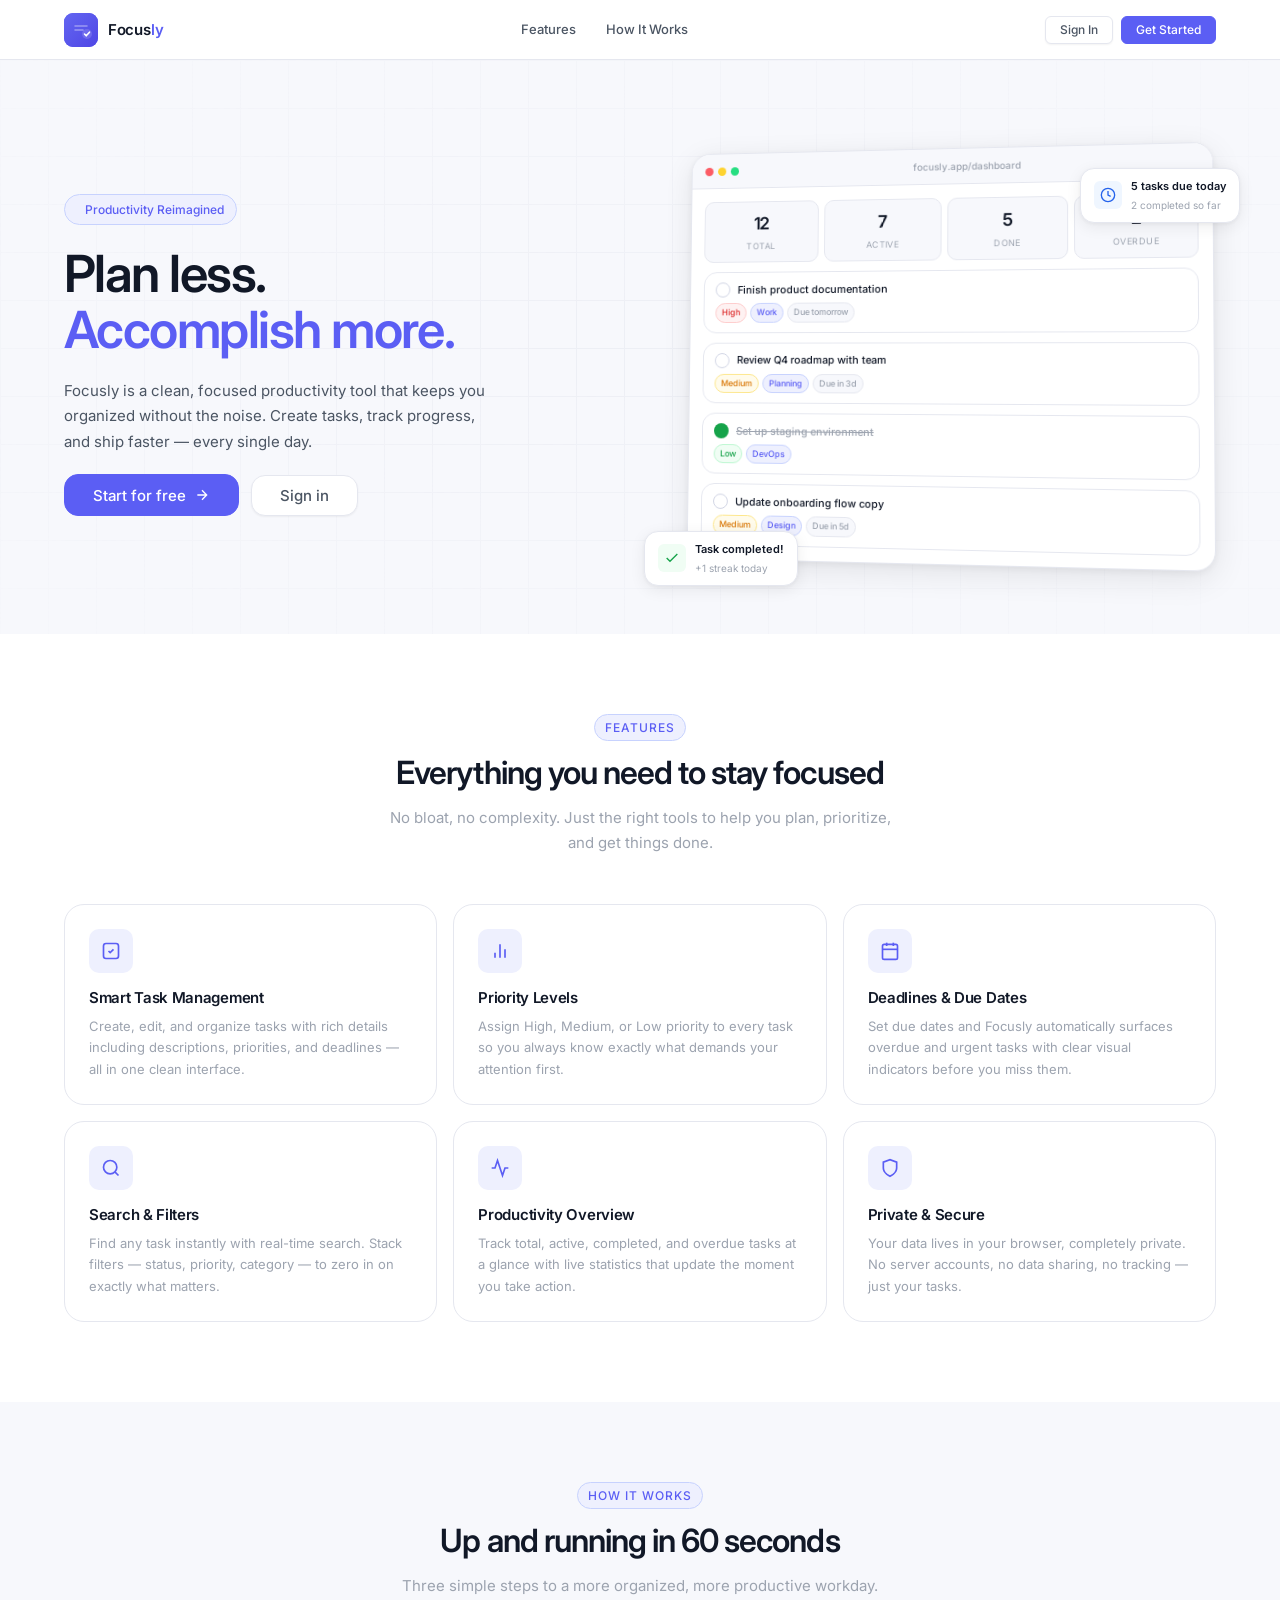
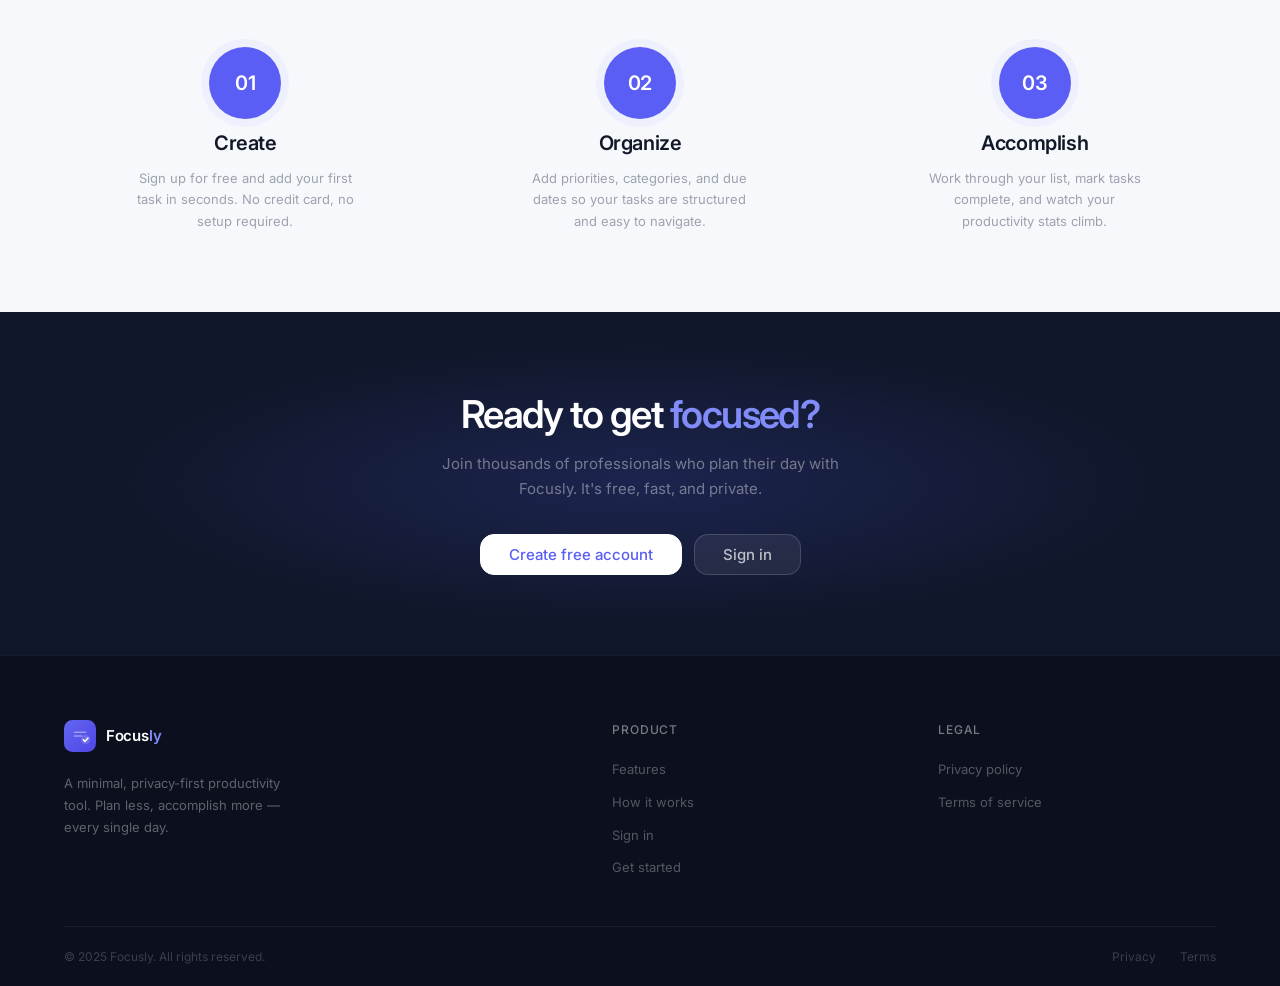
<file: TODO_APP_FOR_REFERENCE/FRONTEND/index.html>
<!DOCTYPE html>
<html lang="en">
<head>
  <meta charset="UTF-8" />
  <meta name="viewport" content="width=device-width, initial-scale=1.0" />
  <title>Focusly — Plan Less. Accomplish More.</title>
  <link rel="preconnect" href="https://fonts.googleapis.com" />
  <link rel="preconnect" href="https://fonts.gstatic.com" crossorigin />
  <link href="https://fonts.googleapis.com/css2?family=Inter:wght@400;500;600;700;800&display=swap" rel="stylesheet" />
  <link rel="stylesheet" href="css/style.css" />
  <link rel="stylesheet" href="css/landing.css" />
</head>
<body>

  <!-- Navigation -->
  <nav class="landing-nav" role="navigation" aria-label="Main navigation">
    <div class="container nav-inner">
      <a href="index.html" class="nav-logo" aria-label="Focusly Home">
        <!-- Logo Mark: layered checkmark inside a rounded square -->
        <div class="nav-logo-mark" aria-hidden="true">
          <svg width="34" height="34" viewBox="0 0 34 34" fill="none" xmlns="http://www.w3.org/2000/svg">
            <rect width="34" height="34" rx="9" fill="#5b5ef4"/>
            <rect width="34" height="34" rx="9" fill="url(#lgrd)"/>
            <!-- Task lines -->
            <line x1="11" y1="13" x2="23" y2="13" stroke="rgba(255,255,255,.4)" stroke-width="1.5" stroke-linecap="round"/>
            <line x1="11" y1="17" x2="19" y2="17" stroke="rgba(255,255,255,.4)" stroke-width="1.5" stroke-linecap="round"/>
            <!-- Checkmark -->
            <circle cx="23" cy="21" r="5" fill="#fff" fill-opacity=".15"/>
            <polyline points="20.5,21 22.2,22.8 25.5,19.2" stroke="#fff" stroke-width="1.6" stroke-linecap="round" stroke-linejoin="round" fill="none"/>
            <defs>
              <linearGradient id="lgrd" x1="0" y1="0" x2="34" y2="34" gradientUnits="userSpaceOnUse">
                <stop stop-color="#6366f1"/>
                <stop offset="1" stop-color="#4f46e5"/>
              </linearGradient>
            </defs>
          </svg>
        </div>
        <div class="nav-logo-wordmark">
          <span class="logo-text-focus">Focus</span><span class="logo-text-ly">ly</span>
        </div>
      </a>

      <div class="nav-links" role="list">
        <a href="#features" role="listitem">Features</a>
        <a href="#how-it-works" role="listitem">How It Works</a>
      </div>

      <div class="nav-actions">
        <a href="login.html" class="btn btn-secondary btn-sm">Sign In</a>
        <a href="signup.html" class="btn btn-primary btn-sm">Get Started</a>
      </div>

      <button class="nav-toggle" aria-label="Toggle menu" aria-expanded="false" id="navToggle">
        <svg width="20" height="20" viewBox="0 0 24 24" fill="none" stroke="currentColor" stroke-width="2" stroke-linecap="round">
          <line x1="3" y1="6" x2="21" y2="6"/><line x1="3" y1="12" x2="21" y2="12"/><line x1="3" y1="18" x2="21" y2="18"/>
        </svg>
      </button>
    </div>

    <div class="mobile-nav container" id="mobileNav" role="navigation" aria-label="Mobile navigation">
      <a href="#features">Features</a>
      <a href="#how-it-works">How It Works</a>
      <div class="divider"></div>
      <a href="login.html">Sign In</a>
      <a href="signup.html" class="btn btn-primary">Get Started Free</a>
    </div>
  </nav>

  <!-- Hero -->
  <section class="hero" aria-label="Hero section">
    <div class="hero-bg"><div class="hero-grid"></div></div>
    <div class="container hero-inner">

      <div class="hero-content slide-up">
        <div class="hero-badge"><span></span>Productivity Reimagined</div>

        <h1 class="hero-headline">
          Plan less.<br/>
          <em>Accomplish more.</em>
        </h1>

        <p class="hero-desc">
          Focusly is a clean, focused productivity tool that keeps you organized without the noise. Create tasks, track progress, and ship faster — every single day.
        </p>

        <div class="hero-cta">
          <a href="signup.html" class="btn btn-primary btn-lg">
            Start for free
            <svg width="16" height="16" viewBox="0 0 24 24" fill="none" stroke="currentColor" stroke-width="2" aria-hidden="true"><path d="M5 12h14M12 5l7 7-7 7"/></svg>
          </a>
          <a href="login.html" class="btn btn-secondary btn-lg">Sign in</a>
        </div>


      </div>

      <!-- Product Preview -->
      <div class="hero-visual" aria-label="Product preview" aria-hidden="true">
        <div class="hero-preview-card">
          <div class="preview-topbar">
            <div class="preview-dots"><span></span><span></span><span></span></div>
            <span class="preview-url">focusly.app/dashboard</span>
          </div>
          <div class="preview-body">
            <div class="preview-stats">
              <div class="preview-stat"><div class="num">12</div><div class="lbl">Total</div></div>
              <div class="preview-stat"><div class="num">7</div><div class="lbl">Active</div></div>
              <div class="preview-stat"><div class="num">5</div><div class="lbl">Done</div></div>
              <div class="preview-stat"><div class="num">2</div><div class="lbl">Overdue</div></div>
            </div>

            <div class="preview-task">
              <div class="preview-task-top">
                <div class="preview-check"></div>
                <div class="preview-task-title">Finish product documentation</div>
              </div>
              <div class="preview-task-badges">
                <span class="preview-badge pb-high">High</span>
                <span class="preview-badge pb-cat">Work</span>
                <span class="preview-badge pb-date">Due tomorrow</span>
              </div>
            </div>

            <div class="preview-task">
              <div class="preview-task-top">
                <div class="preview-check"></div>
                <div class="preview-task-title">Review Q4 roadmap with team</div>
              </div>
              <div class="preview-task-badges">
                <span class="preview-badge pb-medium">Medium</span>
                <span class="preview-badge pb-cat">Planning</span>
                <span class="preview-badge pb-date">Due in 3d</span>
              </div>
            </div>

            <div class="preview-task done">
              <div class="preview-task-top">
                <div class="preview-check done"></div>
                <div class="preview-task-title">Set up staging environment</div>
              </div>
              <div class="preview-task-badges">
                <span class="preview-badge pb-low">Low</span>
                <span class="preview-badge pb-cat">DevOps</span>
              </div>
            </div>

            <div class="preview-task">
              <div class="preview-task-top">
                <div class="preview-check"></div>
                <div class="preview-task-title">Update onboarding flow copy</div>
              </div>
              <div class="preview-task-badges">
                <span class="preview-badge pb-medium">Medium</span>
                <span class="preview-badge pb-cat">Design</span>
                <span class="preview-badge pb-date">Due in 5d</span>
              </div>
            </div>
          </div>
        </div>

        <div class="hero-float-card card-1">
          <div class="hfc-icon green">
            <svg width="16" height="16" viewBox="0 0 24 24" fill="none" stroke="currentColor" stroke-width="2"><polyline points="20 6 9 17 4 12"/></svg>
          </div>
          <div>
            <div class="hfc-label">Task completed!</div>
            <div class="hfc-sub">+1 streak today</div>
          </div>
        </div>

        <div class="hero-float-card card-2">
          <div class="hfc-icon blue">
            <svg width="16" height="16" viewBox="0 0 24 24" fill="none" stroke="currentColor" stroke-width="2"><circle cx="12" cy="12" r="10"/><polyline points="12 6 12 12 16 14"/></svg>
          </div>
          <div>
            <div class="hfc-label">5 tasks due today</div>
            <div class="hfc-sub">2 completed so far</div>
          </div>
        </div>
      </div>

    </div>
  </section>

  <!-- Features -->
  <section class="section section-alt" id="features" aria-labelledby="features-heading">
    <div class="container">
      <div class="section-header">
        <span class="section-eyebrow">Features</span>
        <h2 class="section-title" id="features-heading">Everything you need to stay focused</h2>
        <p class="section-desc">No bloat, no complexity. Just the right tools to help you plan, prioritize, and get things done.</p>
      </div>

      <div class="features-grid">
        <div class="feature-card">
          <div class="feature-icon-wrap" aria-hidden="true">
            <svg width="20" height="20" viewBox="0 0 24 24" fill="none" stroke="currentColor" stroke-width="2"><rect x="3" y="3" width="18" height="18" rx="3"/><path d="M9 12l2 2 4-4"/></svg>
          </div>
          <h3 class="feature-title">Smart Task Management</h3>
          <p class="feature-desc">Create, edit, and organize tasks with rich details including descriptions, priorities, and deadlines — all in one clean interface.</p>
        </div>

        <div class="feature-card">
          <div class="feature-icon-wrap" aria-hidden="true">
            <svg width="20" height="20" viewBox="0 0 24 24" fill="none" stroke="currentColor" stroke-width="2"><path d="M18 20V10M12 20V4M6 20v-6"/></svg>
          </div>
          <h3 class="feature-title">Priority Levels</h3>
          <p class="feature-desc">Assign High, Medium, or Low priority to every task so you always know exactly what demands your attention first.</p>
        </div>

        <div class="feature-card">
          <div class="feature-icon-wrap" aria-hidden="true">
            <svg width="20" height="20" viewBox="0 0 24 24" fill="none" stroke="currentColor" stroke-width="2"><rect x="3" y="4" width="18" height="18" rx="2"/><line x1="16" y1="2" x2="16" y2="6"/><line x1="8" y1="2" x2="8" y2="6"/><line x1="3" y1="10" x2="21" y2="10"/></svg>
          </div>
          <h3 class="feature-title">Deadlines & Due Dates</h3>
          <p class="feature-desc">Set due dates and Focusly automatically surfaces overdue and urgent tasks with clear visual indicators before you miss them.</p>
        </div>

        <div class="feature-card">
          <div class="feature-icon-wrap" aria-hidden="true">
            <svg width="20" height="20" viewBox="0 0 24 24" fill="none" stroke="currentColor" stroke-width="2"><circle cx="11" cy="11" r="8"/><line x1="21" y1="21" x2="16.65" y2="16.65"/></svg>
          </div>
          <h3 class="feature-title">Search & Filters</h3>
          <p class="feature-desc">Find any task instantly with real-time search. Stack filters — status, priority, category — to zero in on exactly what matters.</p>
        </div>

        <div class="feature-card">
          <div class="feature-icon-wrap" aria-hidden="true">
            <svg width="20" height="20" viewBox="0 0 24 24" fill="none" stroke="currentColor" stroke-width="2"><polyline points="22 12 18 12 15 21 9 3 6 12 2 12"/></svg>
          </div>
          <h3 class="feature-title">Productivity Overview</h3>
          <p class="feature-desc">Track total, active, completed, and overdue tasks at a glance with live statistics that update the moment you take action.</p>
        </div>

        <div class="feature-card">
          <div class="feature-icon-wrap" aria-hidden="true">
            <svg width="20" height="20" viewBox="0 0 24 24" fill="none" stroke="currentColor" stroke-width="2"><path d="M12 22s8-4 8-10V5l-8-3-8 3v7c0 6 8 10 8 10z"/></svg>
          </div>
          <h3 class="feature-title">Private & Secure</h3>
          <p class="feature-desc">Your data lives in your browser, completely private. No server accounts, no data sharing, no tracking — just your tasks.</p>
        </div>
      </div>
    </div>
  </section>

  <!-- How It Works -->
  <section class="section" id="how-it-works" aria-labelledby="how-heading">
    <div class="container">
      <div class="section-header">
        <span class="section-eyebrow">How It Works</span>
        <h2 class="section-title" id="how-heading">Up and running in 60 seconds</h2>
        <p class="section-desc">Three simple steps to a more organized, more productive workday.</p>
      </div>

      <div class="steps-grid">
        <div class="step">
          <div class="step-number" aria-label="Step 1">01</div>
          <h3 class="step-title">Create</h3>
          <p class="step-desc">Sign up for free and add your first task in seconds. No credit card, no setup required.</p>
        </div>
        <div class="step">
          <div class="step-number" aria-label="Step 2">02</div>
          <h3 class="step-title">Organize</h3>
          <p class="step-desc">Add priorities, categories, and due dates so your tasks are structured and easy to navigate.</p>
        </div>
        <div class="step">
          <div class="step-number" aria-label="Step 3">03</div>
          <h3 class="step-title">Accomplish</h3>
          <p class="step-desc">Work through your list, mark tasks complete, and watch your productivity stats climb.</p>
        </div>
      </div>
    </div>
  </section>

  <!-- Final CTA -->
  <section class="cta-section" aria-labelledby="cta-heading">
    <div class="container cta-inner">
      <h2 class="cta-title" id="cta-heading">Ready to get <em>focused?</em></h2>
      <p class="cta-desc">Join thousands of professionals who plan their day with Focusly. It's free, fast, and private.</p>
      <div class="cta-actions">
        <a href="signup.html" class="btn btn-light btn-lg">Create free account</a>
        <a href="login.html" class="btn btn-outline-light btn-lg">Sign in</a>
      </div>
    </div>
  </section>

  <!-- Footer -->
  <footer class="landing-footer" role="contentinfo">
    <div class="container">
      <div class="footer-grid">

        <!-- Brand -->
        <div class="footer-brand-col">
          <a href="index.html" class="footer-logo-mark" aria-label="Focusly home">
            <svg width="32" height="32" viewBox="0 0 34 34" fill="none" aria-hidden="true">
              <rect width="34" height="34" rx="9" fill="url(#fgrd)"/>
              <line x1="11" y1="13" x2="23" y2="13" stroke="rgba(255,255,255,.4)" stroke-width="1.5" stroke-linecap="round"/>
              <line x1="11" y1="17" x2="19" y2="17" stroke="rgba(255,255,255,.4)" stroke-width="1.5" stroke-linecap="round"/>
              <circle cx="23" cy="21" r="5" fill="#fff" fill-opacity=".15"/>
              <polyline points="20.5,21 22.2,22.8 25.5,19.2" stroke="#fff" stroke-width="1.6" stroke-linecap="round" stroke-linejoin="round" fill="none"/>
              <defs>
                <linearGradient id="fgrd" x1="0" y1="0" x2="34" y2="34" gradientUnits="userSpaceOnUse">
                  <stop stop-color="#6366f1"/><stop offset="1" stop-color="#4f46e5"/>
                </linearGradient>
              </defs>
            </svg>
            <div class="footer-logo-wordmark">
              <span class="logo-text-focus">Focus</span><span class="logo-text-ly">ly</span>
            </div>
          </a>
          <p class="footer-tagline">A minimal, privacy-first productivity tool. Plan less, accomplish more — every single day.</p>
        </div>

        <!-- Product links -->
        <div class="footer-nav-col">
          <p class="footer-col-title">Product</p>
          <nav class="footer-links" aria-label="Product links">
            <a href="#features">Features</a>
            <a href="#how-it-works">How it works</a>
            <a href="login.html">Sign in</a>
            <a href="signup.html">Get started</a>
          </nav>
        </div>

        <!-- Legal links -->
        <div class="footer-nav-col">
          <p class="footer-col-title">Legal</p>
          <nav class="footer-links" aria-label="Legal links">
            <a href="#">Privacy policy</a>
            <a href="#">Terms of service</a>
          </nav>
        </div>

      </div><!-- /footer-grid -->

      <div class="footer-bottom">
        <p class="footer-copy">&copy; 2025 Focusly. All rights reserved.</p>
        <div class="footer-bottom-links">
          <a href="#">Privacy</a>
          <a href="#">Terms</a>
        </div>
      </div>
    </div>
  </footer>

  <!-- Toast Container -->
  <div id="toast-container" role="status" aria-live="polite" aria-atomic="true"></div>

  <script type="module">
    // Nav toggle for mobile
    const toggle = document.getElementById('navToggle');
    const mobileNav = document.getElementById('mobileNav');
    toggle.addEventListener('click', () => {
      const open = mobileNav.classList.toggle('open');
      toggle.setAttribute('aria-expanded', open);
    });

    // Smooth scroll for anchor links
    document.querySelectorAll('a[href^="#"]').forEach(a => {
      a.addEventListener('click', e => {
        const target = document.querySelector(a.getAttribute('href'));
        if (target) { e.preventDefault(); target.scrollIntoView({ behavior: 'smooth' }); }
      });
    });

    // Redirect if already logged in
    import('./js/auth.js').then(({ redirectIfAuthed }) => redirectIfAuthed());
  </script>

</body>
</html>
</file>
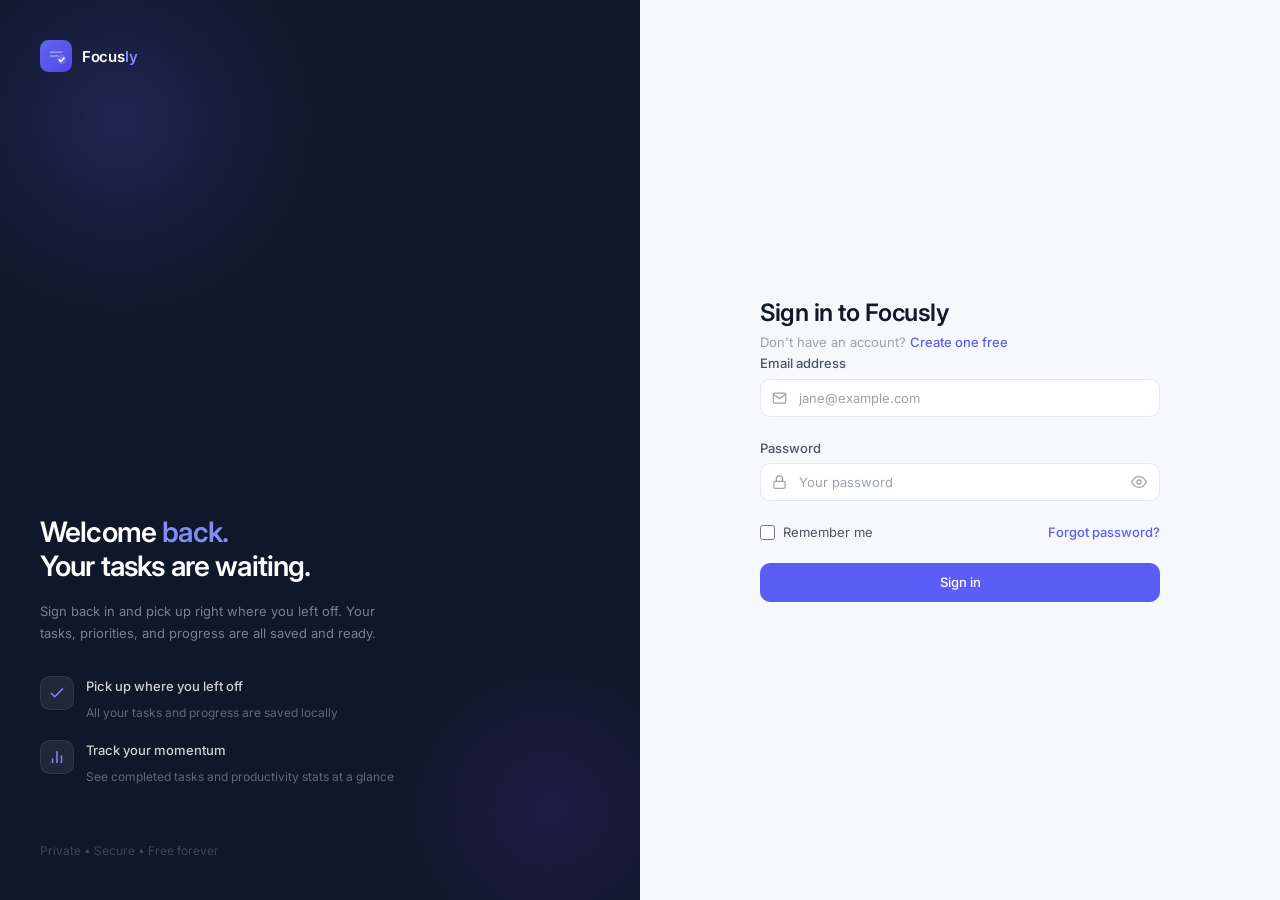
<file: TODO_APP_FOR_REFERENCE/FRONTEND/dashboard.html>
<!DOCTYPE html>
<html lang="en">
<head>
  <meta charset="UTF-8" />
  <meta name="viewport" content="width=device-width, initial-scale=1.0" />
  <title>Dashboard — Focusly</title>
  <link rel="preconnect" href="https://fonts.googleapis.com" />
  <link rel="preconnect" href="https://fonts.gstatic.com" crossorigin />
  <link href="https://fonts.googleapis.com/css2?family=Inter:wght@400;500;600;700;800&display=swap" rel="stylesheet" />
  <link rel="stylesheet" href="css/style.css" />
  <link rel="stylesheet" href="css/dashboard.css" />
</head>
<body>

<div class="app-page">

  <!-- App Header -->
  <header class="app-header" role="banner">
    <div class="container app-header-inner">

      <button class="mobile-menu-btn" id="mobileMenuBtn" aria-label="Open menu" aria-expanded="false">
        <svg width="20" height="20" viewBox="0 0 24 24" fill="none" stroke="currentColor" stroke-width="2" aria-hidden="true"><line x1="3" y1="6" x2="21" y2="6"/><line x1="3" y1="12" x2="21" y2="12"/><line x1="3" y1="18" x2="21" y2="18"/></svg>
      </button>

      <a href="dashboard.html" class="app-logo" aria-label="Focusly Dashboard">
        <div class="app-logo-icon" aria-hidden="true">
          <svg width="34" height="34" viewBox="0 0 34 34" fill="none">
            <rect width="34" height="34" rx="9" fill="url(#dhgrd)"/>
            <line x1="11" y1="13" x2="23" y2="13" stroke="rgba(255,255,255,.4)" stroke-width="1.5" stroke-linecap="round"/>
            <line x1="11" y1="17" x2="19" y2="17" stroke="rgba(255,255,255,.4)" stroke-width="1.5" stroke-linecap="round"/>
            <circle cx="23" cy="21" r="5" fill="#fff" fill-opacity=".15"/>
            <polyline points="20.5,21 22.2,22.8 25.5,19.2" stroke="#fff" stroke-width="1.6" stroke-linecap="round" stroke-linejoin="round" fill="none"/>
            <defs>
              <linearGradient id="dhgrd" x1="0" y1="0" x2="34" y2="34" gradientUnits="userSpaceOnUse">
                <stop stop-color="#6366f1"/><stop offset="1" stop-color="#4f46e5"/>
              </linearGradient>
            </defs>
          </svg>
        </div>
        <div class="nav-logo-wordmark">
          <span class="logo-text-focus">Focus</span><span class="logo-text-ly">ly</span>
        </div>
      </a>

      <!-- Search -->
      <div class="header-search" role="search">
        <div class="input-wrap has-right">
          <svg class="input-icon" viewBox="0 0 24 24" fill="none" stroke="currentColor" stroke-width="2" aria-hidden="true"><circle cx="11" cy="11" r="8"/><line x1="21" y1="21" x2="16.65" y2="16.65"/></svg>
          <input
            type="search" id="headerSearch"
            class="form-control" placeholder="Search tasks…"
            aria-label="Search tasks"
            autocomplete="off"
          />
          <button class="search-clear" id="searchClear" aria-label="Clear search">
            <svg width="14" height="14" viewBox="0 0 24 24" fill="none" stroke="currentColor" stroke-width="2.5" aria-hidden="true"><line x1="18" y1="6" x2="6" y2="18"/><line x1="6" y1="6" x2="18" y2="18"/></svg>
          </button>
        </div>
      </div>

      <div class="header-spacer"></div>

      <div class="header-actions">
        <button class="btn btn-primary btn-sm" data-action="open-task-modal" aria-label="Add new task">
          <svg width="14" height="14" viewBox="0 0 24 24" fill="none" stroke="currentColor" stroke-width="2.5" aria-hidden="true"><line x1="12" y1="5" x2="12" y2="19"/><line x1="5" y1="12" x2="19" y2="12"/></svg>
          Add Task
        </button>

        <!-- User Menu -->
        <div class="user-menu" id="userMenu" role="navigation" aria-label="User menu">
          <button class="user-trigger" id="userTrigger" aria-haspopup="true" aria-expanded="false">
            <div class="user-avatar" aria-hidden="true" data-user-avatar>?</div>
            <span class="user-name" data-user-name></span>
            <svg class="user-caret" viewBox="0 0 24 24" fill="none" stroke="currentColor" stroke-width="2" aria-hidden="true"><polyline points="6 9 12 15 18 9"/></svg>
          </button>
          <div class="user-dropdown" role="menu">
            <div class="user-dropdown-info">
              <div class="user-dropdown-name" data-user-name></div>
              <div class="user-dropdown-email" data-user-email></div>
            </div>
            <a href="profile.html" class="dropdown-item" role="menuitem">
              <svg width="15" height="15" viewBox="0 0 24 24" fill="none" stroke="currentColor" stroke-width="2" aria-hidden="true"><circle cx="12" cy="8" r="4"/><path d="M4 20c0-4 3.58-7 8-7s8 3 8 7"/></svg>
              Profile
            </a>
            <div class="dropdown-divider" role="separator"></div>
            <button class="dropdown-item danger" id="logoutBtn" role="menuitem">
              <svg width="15" height="15" viewBox="0 0 24 24" fill="none" stroke="currentColor" stroke-width="2" aria-hidden="true"><path d="M9 21H5a2 2 0 0 1-2-2V5a2 2 0 0 1 2-2h4"/><polyline points="16 17 21 12 16 7"/><line x1="21" y1="12" x2="9" y2="12"/></svg>
              Sign out
            </button>
          </div>
        </div>
      </div>

    </div>
  </header>

  <!-- Mobile App Nav -->
  <nav class="mobile-app-nav" id="mobileAppNav" aria-label="Mobile navigation">
    <div class="mobile-user-info">
      <div class="user-avatar" data-user-avatar>?</div>
      <div>
        <div style="font-weight:500;font-size:.875rem;color:var(--text-1)" data-user-name></div>
        <div style="font-size:.75rem;color:var(--text-3)" data-user-email></div>
      </div>
    </div>
    <a href="dashboard.html" class="dropdown-item">
      <svg width="15" height="15" viewBox="0 0 24 24" fill="none" stroke="currentColor" stroke-width="2" aria-hidden="true"><rect x="3" y="3" width="7" height="7"/><rect x="14" y="3" width="7" height="7"/><rect x="14" y="14" width="7" height="7"/><rect x="3" y="14" width="7" height="7"/></svg>
      Dashboard
    </a>
    <a href="profile.html" class="dropdown-item">
      <svg width="15" height="15" viewBox="0 0 24 24" fill="none" stroke="currentColor" stroke-width="2" aria-hidden="true"><circle cx="12" cy="8" r="4"/><path d="M4 20c0-4 3.58-7 8-7s8 3 8 7"/></svg>
      Profile
    </a>
    <div class="dropdown-divider"></div>
    <button class="dropdown-item danger" id="logoutBtn">
      <svg width="15" height="15" viewBox="0 0 24 24" fill="none" stroke="currentColor" stroke-width="2" aria-hidden="true"><path d="M9 21H5a2 2 0 0 1-2-2V5a2 2 0 0 1 2-2h4"/><polyline points="16 17 21 12 16 7"/><line x1="21" y1="12" x2="9" y2="12"/></svg>
      Sign out
    </button>
  </nav>

  <!-- Main Content -->
  <main class="dashboard-main" id="main" tabindex="-1">
    <div class="container">

      <!-- Top -->
      <div class="dashboard-top">
        <div class="dashboard-greeting">
          <h1 id="greeting">Good morning.</h1>
          <p>Here's what's on your plate today.</p>
        </div>
        <button class="btn btn-primary" data-action="open-task-modal" aria-label="Add new task">
          <svg width="16" height="16" viewBox="0 0 24 24" fill="none" stroke="currentColor" stroke-width="2.5" aria-hidden="true"><line x1="12" y1="5" x2="12" y2="19"/><line x1="5" y1="12" x2="19" y2="12"/></svg>
          New Task
        </button>
      </div>

      <!-- Stats -->
      <div class="stats-grid" role="region" aria-label="Task statistics">

        <div class="stat-card">
          <div class="stat-top">
            <span class="stat-label">Total Tasks</span>
            <div class="stat-icon blue" aria-hidden="true">
              <svg width="18" height="18" viewBox="0 0 24 24" fill="none" stroke="currentColor" stroke-width="2"><rect x="3" y="3" width="18" height="18" rx="3"/><path d="M9 12l2 2 4-4"/></svg>
            </div>
          </div>
          <div class="stat-value" id="statTotal" aria-live="polite" aria-atomic="true">0</div>
          <div class="stat-footer">All tasks in your list</div>
        </div>

        <div class="stat-card">
          <div class="stat-top">
            <span class="stat-label">Active</span>
            <div class="stat-icon indigo" aria-hidden="true">
              <svg width="18" height="18" viewBox="0 0 24 24" fill="none" stroke="currentColor" stroke-width="2"><circle cx="12" cy="12" r="10"/><polyline points="12 6 12 12 16 14"/></svg>
            </div>
          </div>
          <div class="stat-value" id="statActive" aria-live="polite" aria-atomic="true">0</div>
          <div class="stat-footer">Tasks in progress</div>
        </div>

        <div class="stat-card">
          <div class="stat-top">
            <span class="stat-label">Completed</span>
            <div class="stat-icon green" aria-hidden="true">
              <svg width="18" height="18" viewBox="0 0 24 24" fill="none" stroke="currentColor" stroke-width="2"><polyline points="20 6 9 17 4 12"/></svg>
            </div>
          </div>
          <div class="stat-value" id="statCompleted" aria-live="polite" aria-atomic="true">0</div>
          <div class="stat-footer">Tasks finished</div>
        </div>

        <div class="stat-card">
          <div class="stat-top">
            <span class="stat-label">Overdue</span>
            <div class="stat-icon red" aria-hidden="true">
              <svg width="18" height="18" viewBox="0 0 24 24" fill="none" stroke="currentColor" stroke-width="2"><path d="M10.29 3.86L1.82 18a2 2 0 001.71 3h16.94a2 2 0 001.71-3L13.71 3.86a2 2 0 00-3.42 0z"/><line x1="12" y1="9" x2="12" y2="13"/><line x1="12" y1="17" x2="12.01" y2="17"/></svg>
            </div>
          </div>
          <div class="stat-value" id="statOverdue" aria-live="polite" aria-atomic="true">0</div>
          <div class="stat-footer">Past due date</div>
        </div>

      </div>

      <!-- Controls -->
      <div class="task-controls">
        <div class="filter-tabs" role="tablist" aria-label="Filter tasks">
          <button class="filter-tab active" data-filter="all"       role="tab" aria-selected="true">All</button>
          <button class="filter-tab"        data-filter="active"    role="tab" aria-selected="false">Active</button>
          <button class="filter-tab"        data-filter="completed" role="tab" aria-selected="false">Completed</button>
          <button class="filter-tab"        data-filter="overdue"   role="tab" aria-selected="false">Overdue</button>
          <button class="filter-tab"        data-filter="high"      role="tab" aria-selected="false">High Priority</button>
          <button class="filter-tab"        data-filter="medium"    role="tab" aria-selected="false">Medium</button>
          <button class="filter-tab"        data-filter="low"       role="tab" aria-selected="false">Low</button>
        </div>

        <div class="sort-select-wrap">
          <label for="sortSelect">Sort by</label>
          <select id="sortSelect" class="sort-select" aria-label="Sort tasks">
            <option value="newest">Newest</option>
            <option value="oldest">Oldest</option>
            <option value="dueDate">Due Date</option>
            <option value="priority">Priority</option>
            <option value="alpha">A → Z</option>
          </select>
        </div>
      </div>

      <!-- Task List -->
      <div id="taskList" role="list" aria-label="Task list" aria-live="polite"></div>

    </div>
  </main>

</div><!-- /.app-page -->

<!-- Task Modal -->
<div class="modal-backdrop" id="taskModalBackdrop" role="dialog" aria-modal="true" aria-labelledby="modalTitle">
  <div class="modal" role="document">
    <div class="modal-header">
      <h2 class="modal-title" id="modalTitle">Create Task</h2>
      <button class="modal-close" id="modalClose" aria-label="Close modal">
        <svg width="18" height="18" viewBox="0 0 24 24" fill="none" stroke="currentColor" stroke-width="2.5" aria-hidden="true"><line x1="18" y1="6" x2="6" y2="18"/><line x1="6" y1="6" x2="18" y2="18"/></svg>
      </button>
    </div>

    <form id="taskForm" novalidate>
      <div class="modal-body task-form">

        <div class="form-group">
          <label class="form-label" for="taskTitle">Task title <span class="required" aria-hidden="true">*</span></label>
          <input type="text" id="taskTitle" class="form-control" placeholder="What needs to be done?" required aria-required="true" maxlength="120" />
          <span class="form-error" id="taskTitleError" role="alert" aria-live="polite"></span>
        </div>

        <div class="form-group">
          <label class="form-label" for="taskDescription">Description</label>
          <textarea id="taskDescription" class="form-control" placeholder="Add more detail…" rows="3" style="resize:vertical" maxlength="500"></textarea>
        </div>

        <div class="form-group">
          <label class="form-label">Priority</label>
          <div class="priority-group" role="radiogroup" aria-label="Task priority">
            <input type="radio" name="priority" id="prHigh"   value="high"   class="priority-radio" />
            <label for="prHigh"   class="priority-label priority-label-high">High</label>
            <input type="radio" name="priority" id="prMedium" value="medium" class="priority-radio" checked />
            <label for="prMedium" class="priority-label priority-label-medium">Medium</label>
            <input type="radio" name="priority" id="prLow"    value="low"    class="priority-radio" />
            <label for="prLow"    class="priority-label priority-label-low">Low</label>
          </div>
        </div>

        <div class="form-row-2">
          <div class="form-group">
            <label class="form-label" for="taskDueDate">Due date</label>
            <input type="date" id="taskDueDate" class="form-control" aria-label="Task due date" />
          </div>
          <div class="form-group">
            <label class="form-label" for="taskCategory">Category</label>
            <input type="text" id="taskCategory" class="form-control" placeholder="e.g. Work, Personal…" maxlength="40" />
            <div class="category-suggestions" aria-label="Category suggestions">
              <button type="button" class="cat-chip" data-cat="Work">Work</button>
              <button type="button" class="cat-chip" data-cat="Personal">Personal</button>
              <button type="button" class="cat-chip" data-cat="Design">Design</button>
              <button type="button" class="cat-chip" data-cat="Dev">Dev</button>
              <button type="button" class="cat-chip" data-cat="Health">Health</button>
            </div>
          </div>
        </div>

      </div>

      <div class="modal-footer">
        <button type="button" class="btn btn-ghost" id="modalCancelBtn" onclick="document.getElementById('taskModalBackdrop').classList.remove('open')">Cancel</button>
        <button type="submit" class="btn btn-primary" id="taskSubmitBtn">Save Task</button>
      </div>
    </form>
  </div>
</div>

<!-- Toast -->
<div id="toast-container" role="status" aria-live="polite" aria-atomic="true"></div>

<script type="module" src="js/dashboard.js"></script>

</body>
</html>
</file>
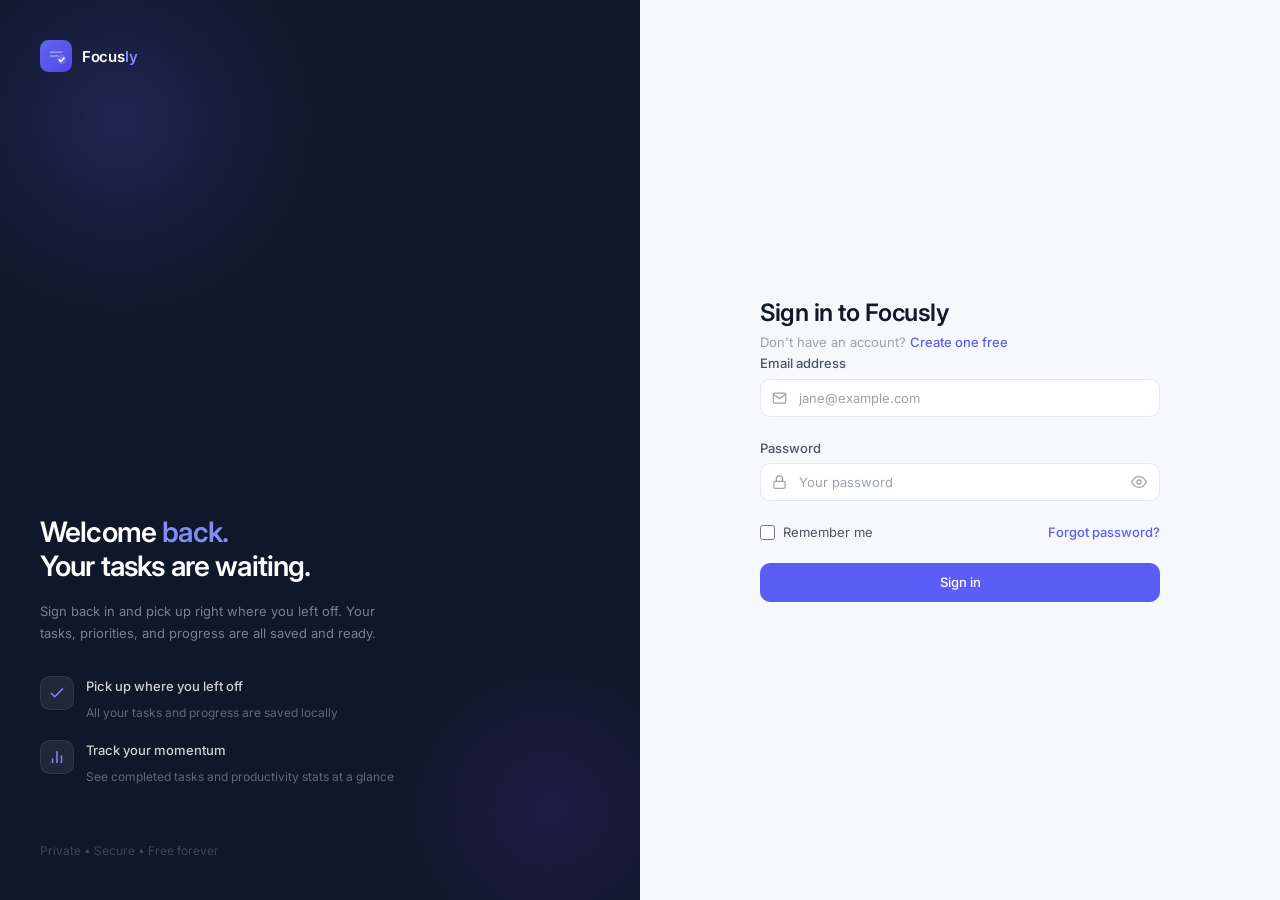
<file: TODO_APP_FOR_REFERENCE/FRONTEND/login.html>
<!DOCTYPE html>
<html lang="en">
<head>
  <meta charset="UTF-8" />
  <meta name="viewport" content="width=device-width, initial-scale=1.0" />
  <title>Sign In — Focusly</title>
  <link rel="preconnect" href="https://fonts.googleapis.com" />
  <link rel="preconnect" href="https://fonts.gstatic.com" crossorigin />
  <link href="https://fonts.googleapis.com/css2?family=Inter:wght@400;500;600;700;800&display=swap" rel="stylesheet" />
  <link rel="stylesheet" href="css/style.css" />
  <link rel="stylesheet" href="css/auth.css" />
</head>
<body>

<div class="auth-page">

  <!-- Left decorative panel -->
  <div class="auth-panel-left" aria-hidden="true">
    <div class="auth-left-inner">
      <a href="index.html" class="auth-logo">
        <svg width="32" height="32" viewBox="0 0 34 34" fill="none" aria-hidden="true">
          <rect width="34" height="34" rx="9" fill="url(#algrd)"/>
          <line x1="11" y1="13" x2="23" y2="13" stroke="rgba(255,255,255,.4)" stroke-width="1.5" stroke-linecap="round"/>
          <line x1="11" y1="17" x2="19" y2="17" stroke="rgba(255,255,255,.4)" stroke-width="1.5" stroke-linecap="round"/>
          <circle cx="23" cy="21" r="5" fill="#fff" fill-opacity=".15"/>
          <polyline points="20.5,21 22.2,22.8 25.5,19.2" stroke="#fff" stroke-width="1.6" stroke-linecap="round" stroke-linejoin="round" fill="none"/>
          <defs>
            <linearGradient id="algrd" x1="0" y1="0" x2="34" y2="34" gradientUnits="userSpaceOnUse">
              <stop stop-color="#6366f1"/><stop offset="1" stop-color="#4f46e5"/>
            </linearGradient>
          </defs>
        </svg>
        <div class="nav-logo-wordmark">
          <span class="logo-text-focus" style="color:#fff">Focus</span><span class="logo-text-ly" style="color:#818cf8">ly</span>
        </div>
      </a>

      <div class="auth-left-content">
        <h2 class="auth-left-headline">Welcome <em>back.</em><br/>Your tasks are waiting.</h2>
        <p class="auth-left-desc">Sign back in and pick up right where you left off. Your tasks, priorities, and progress are all saved and ready.</p>
        <div class="auth-features">
          <div class="auth-feature">
            <div class="auth-feature-icon">
              <svg width="18" height="18" viewBox="0 0 24 24" fill="none" stroke="currentColor" stroke-width="2"><polyline points="20 6 9 17 4 12"/></svg>
            </div>
            <div class="auth-feature-text">
              <strong>Pick up where you left off</strong>
              <span>All your tasks and progress are saved locally</span>
            </div>
          </div>
          <div class="auth-feature">
            <div class="auth-feature-icon">
              <svg width="18" height="18" viewBox="0 0 24 24" fill="none" stroke="currentColor" stroke-width="2"><path d="M18 20V10M12 20V4M6 20v-6"/></svg>
            </div>
            <div class="auth-feature-text">
              <strong>Track your momentum</strong>
              <span>See completed tasks and productivity stats at a glance</span>
            </div>
          </div>
        </div>
      </div>

      <p class="auth-left-footer">Private &bull; Secure &bull; Free forever</p>
    </div>
  </div>

  <!-- Right form panel -->
  <div class="auth-panel-right">
    <div class="auth-form-container">

      <div class="auth-form-header">
        <h1 class="auth-form-title">Sign in to Focusly</h1>
        <p class="auth-form-subtitle">
          Don't have an account? <a href="signup.html">Create one free</a>
        </p>
      </div>

      <div class="auth-alert auth-alert-success" id="successAlert" role="status" aria-live="polite"></div>
      <div class="auth-alert auth-alert-error"   id="loginAlert"   role="alert"  aria-live="polite"></div>

      <form class="auth-form" id="loginForm" novalidate>

        <div class="form-group">
          <label class="form-label" for="loginEmail">Email address</label>
          <div class="input-wrap">
            <svg class="input-icon" viewBox="0 0 24 24" fill="none" stroke="currentColor" stroke-width="2" aria-hidden="true"><path d="M4 4h16c1.1 0 2 .9 2 2v12c0 1.1-.9 2-2 2H4c-1.1 0-2-.9-2-2V6c0-1.1.9-2 2-2z"/><polyline points="22,6 12,13 2,6"/></svg>
            <input
              type="email" id="loginEmail" name="email"
              class="form-control" placeholder="jane@example.com"
              autocomplete="email" required
              aria-required="true"
            />
          </div>
          <span class="form-error" id="emailError" role="alert" aria-live="polite"></span>
        </div>

        <div class="form-group">
          <label class="form-label" for="loginPassword">Password</label>
          <div class="input-wrap has-right">
            <svg class="input-icon" viewBox="0 0 24 24" fill="none" stroke="currentColor" stroke-width="2" aria-hidden="true"><rect x="3" y="11" width="18" height="11" rx="2"/><path d="M7 11V7a5 5 0 0 1 10 0v4"/></svg>
            <input
              type="password" id="loginPassword" name="password"
              class="form-control" placeholder="Your password"
              autocomplete="current-password" required
              aria-required="true"
            />
            <button type="button" class="input-icon-right" id="togglePwd" aria-label="Show password">
              <svg width="16" height="16" viewBox="0 0 24 24" fill="none" stroke="currentColor" stroke-width="2" aria-hidden="true"><path d="M1 12s4-8 11-8 11 8 11 8-4 8-11 8-11-8-11-8z"/><circle cx="12" cy="12" r="3"/></svg>
            </button>
          </div>
          <span class="form-error" id="passwordError" role="alert" aria-live="polite"></span>
        </div>

        <div class="auth-row">
          <label class="checkbox-wrap">
            <input type="checkbox" id="rememberMe" name="remember" />
            <span class="checkbox-label">Remember me</span>
          </label>
          <a href="#" class="auth-forgot" onclick="showForgotMsg(event)">Forgot password?</a>
        </div>

        <button type="submit" class="btn btn-primary auth-submit" id="loginBtn">
          Sign in
        </button>

      </form>
    </div>
  </div>

</div>

<div id="toast-container" role="status" aria-live="polite" aria-atomic="true"></div>

<script type="module">
  import { login, redirectIfAuthed } from './js/auth.js';
  import { validateEmail } from './js/utils.js';

  redirectIfAuthed();

  // ── Show success message from signup
  if (sessionStorage.getItem('signup_success')) {
    const el = document.getElementById('successAlert');
    el.textContent = 'Account created! Sign in to get started.';
    el.classList.add('show');
    sessionStorage.removeItem('signup_success');
  }

  const form  = document.getElementById('loginForm');
  const btn   = document.getElementById('loginBtn');
  const alert = document.getElementById('loginAlert');

  // ── Password toggle
  const pwdInput = document.getElementById('loginPassword');
  const toggleBtn = document.getElementById('togglePwd');
  toggleBtn.addEventListener('click', () => {
    const show = pwdInput.type === 'password';
    pwdInput.type = show ? 'text' : 'password';
    toggleBtn.setAttribute('aria-label', show ? 'Hide password' : 'Show password');
    toggleBtn.innerHTML = show
      ? `<svg width="16" height="16" viewBox="0 0 24 24" fill="none" stroke="currentColor" stroke-width="2" aria-hidden="true"><path d="M17.94 17.94A10.07 10.07 0 0112 20c-7 0-11-8-11-8a18.45 18.45 0 015.06-5.94"/><path d="M9.9 4.24A9.12 9.12 0 0112 4c7 0 11 8 11 8a18.5 18.5 0 01-2.16 3.19"/><line x1="1" y1="1" x2="23" y2="23"/></svg>`
      : `<svg width="16" height="16" viewBox="0 0 24 24" fill="none" stroke="currentColor" stroke-width="2" aria-hidden="true"><path d="M1 12s4-8 11-8 11 8 11 8-4 8-11 8-11-8-11-8z"/><circle cx="12" cy="12" r="3"/></svg>`;
  });

  // ── Helpers
  function setError(fieldId, errorId, msg) {
    const el = document.getElementById(errorId);
    const inp = document.getElementById(fieldId);
    el.textContent = msg;
    if (msg) inp.classList.add('error'); else inp.classList.remove('error');
  }
  function clearErrors() {
    setError('loginEmail', 'emailError', '');
    setError('loginPassword', 'passwordError', '');
    alert.textContent = ''; alert.className = 'auth-alert auth-alert-error';
  }

  // ── Submit
  form.addEventListener('submit', async e => {
    e.preventDefault();
    clearErrors();

    const email    = document.getElementById('loginEmail').value.trim();
    const password = document.getElementById('loginPassword').value;

    let valid = true;
    if (!email || !validateEmail(email)) { setError('loginEmail', 'emailError', 'Enter a valid email address.'); valid = false; }
    if (!password) { setError('loginPassword', 'passwordError', 'Password is required.'); valid = false; }
    if (!valid) return;

    btn.classList.add('loading'); btn.disabled = true;
    await new Promise(r => setTimeout(r, 500));

    const result = login({ email, password });

    if (!result.ok) {
      alert.textContent = result.error;
      alert.classList.add('show');
      btn.classList.remove('loading'); btn.disabled = false;
      return;
    }

    window.location.href = 'dashboard.html';
  });

  // ── Keyboard: Enter
  document.addEventListener('keydown', e => {
    if (e.key === 'Enter' && document.activeElement.tagName !== 'BUTTON') form.requestSubmit?.();
  });

  window.showForgotMsg = function(e) {
    e.preventDefault();
    alert.textContent = 'Password recovery is not available in this demo. Since this app uses local storage, your password cannot be recovered.';
    alert.classList.add('show');
  };
</script>

</body>
</html>
</file>
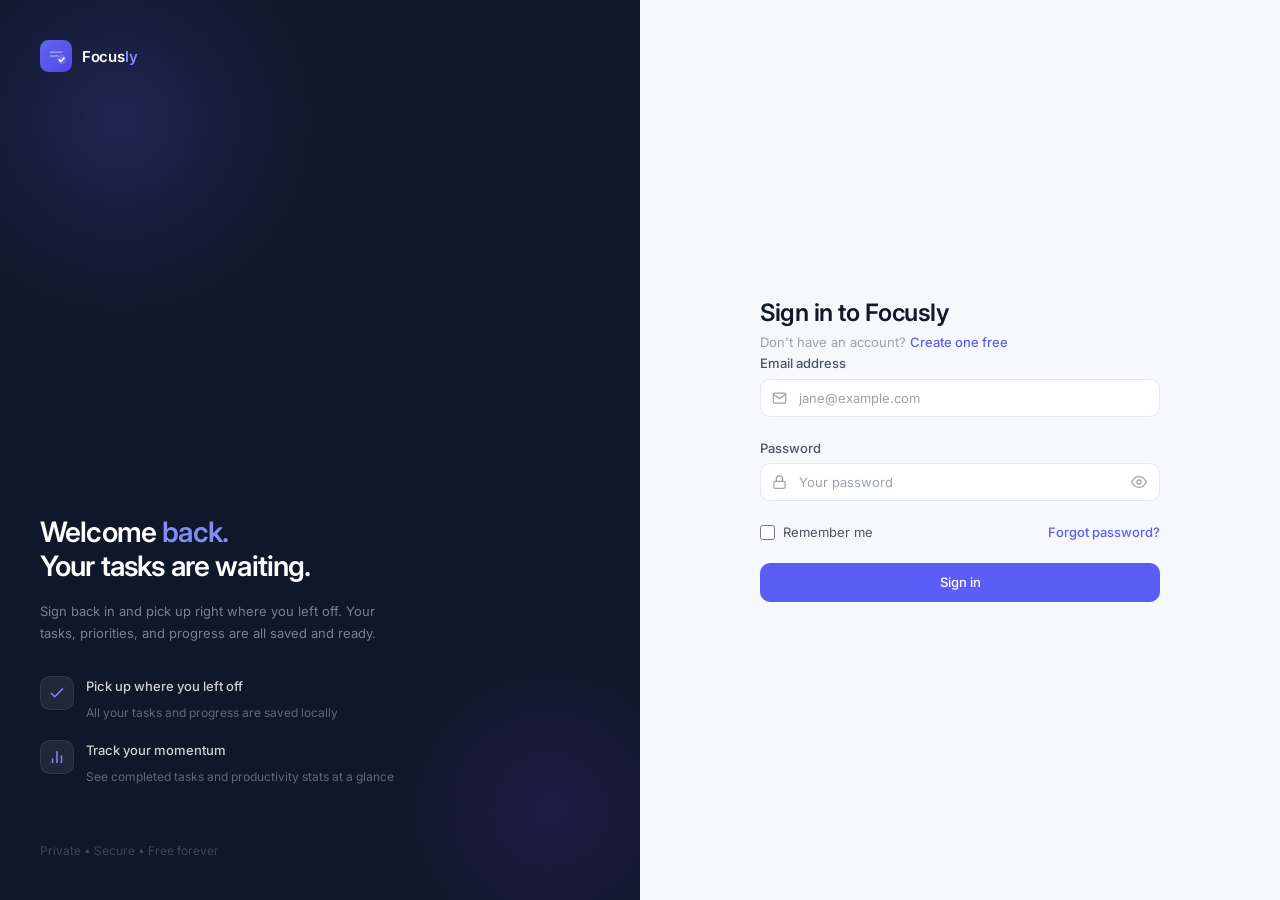
<file: TODO_APP_FOR_REFERENCE/FRONTEND/profile.html>
<!DOCTYPE html>
<html lang="en">
<head>
  <meta charset="UTF-8" />
  <meta name="viewport" content="width=device-width, initial-scale=1.0" />
  <title>Profile — Focusly</title>
  <link rel="preconnect" href="https://fonts.googleapis.com" />
  <link rel="preconnect" href="https://fonts.gstatic.com" crossorigin />
  <link href="https://fonts.googleapis.com/css2?family=Inter:wght@400;500;600;700;800&display=swap" rel="stylesheet" />
  <link rel="stylesheet" href="css/style.css" />
  <link rel="stylesheet" href="css/dashboard.css" />
</head>
<body>

<div class="app-page">

  <!-- App Header -->
  <header class="app-header" role="banner">
    <div class="container app-header-inner">

      <button class="mobile-menu-btn" id="mobileMenuBtn" aria-label="Open menu" aria-expanded="false">
        <svg width="20" height="20" viewBox="0 0 24 24" fill="none" stroke="currentColor" stroke-width="2" aria-hidden="true"><line x1="3" y1="6" x2="21" y2="6"/><line x1="3" y1="12" x2="21" y2="12"/><line x1="3" y1="18" x2="21" y2="18"/></svg>
      </button>

      <a href="dashboard.html" class="app-logo" aria-label="Focusly Dashboard">
        <div class="app-logo-icon" aria-hidden="true">
          <svg width="34" height="34" viewBox="0 0 34 34" fill="none">
            <rect width="34" height="34" rx="9" fill="url(#phgrd)"/>
            <line x1="11" y1="13" x2="23" y2="13" stroke="rgba(255,255,255,.4)" stroke-width="1.5" stroke-linecap="round"/>
            <line x1="11" y1="17" x2="19" y2="17" stroke="rgba(255,255,255,.4)" stroke-width="1.5" stroke-linecap="round"/>
            <circle cx="23" cy="21" r="5" fill="#fff" fill-opacity=".15"/>
            <polyline points="20.5,21 22.2,22.8 25.5,19.2" stroke="#fff" stroke-width="1.6" stroke-linecap="round" stroke-linejoin="round" fill="none"/>
            <defs>
              <linearGradient id="phgrd" x1="0" y1="0" x2="34" y2="34" gradientUnits="userSpaceOnUse">
                <stop stop-color="#6366f1"/><stop offset="1" stop-color="#4f46e5"/>
              </linearGradient>
            </defs>
          </svg>
        </div>
        <div class="nav-logo-wordmark" style="font-size:.9375rem;font-weight:600;letter-spacing:-.025em">
          <span class="logo-text-focus">Focus</span><span class="logo-text-ly" style="color:var(--primary)">ly</span>
        </div>
      </a>

      <div class="header-spacer"></div>

      <div class="header-actions">
        <a href="dashboard.html" class="btn btn-secondary btn-sm">
          <svg width="14" height="14" viewBox="0 0 24 24" fill="none" stroke="currentColor" stroke-width="2" aria-hidden="true"><polyline points="15 18 9 12 15 6"/></svg>
          Dashboard
        </a>

        <!-- User Menu -->
        <div class="user-menu" id="userMenu" role="navigation" aria-label="User menu">
          <button class="user-trigger" id="userTrigger" aria-haspopup="true" aria-expanded="false">
            <div class="user-avatar" aria-hidden="true" data-user-avatar>?</div>
            <span class="user-name" data-user-name></span>
            <svg class="user-caret" viewBox="0 0 24 24" fill="none" stroke="currentColor" stroke-width="2" aria-hidden="true"><polyline points="6 9 12 15 18 9"/></svg>
          </button>
          <div class="user-dropdown" role="menu">
            <div class="user-dropdown-info">
              <div class="user-dropdown-name" data-user-name></div>
              <div class="user-dropdown-email" data-user-email></div>
            </div>
            <a href="dashboard.html" class="dropdown-item" role="menuitem">
              <svg width="15" height="15" viewBox="0 0 24 24" fill="none" stroke="currentColor" stroke-width="2" aria-hidden="true"><rect x="3" y="3" width="7" height="7"/><rect x="14" y="3" width="7" height="7"/><rect x="14" y="14" width="7" height="7"/><rect x="3" y="14" width="7" height="7"/></svg>
              Dashboard
            </a>
            <div class="dropdown-divider" role="separator"></div>
            <button class="dropdown-item danger" id="logoutBtn" role="menuitem">
              <svg width="15" height="15" viewBox="0 0 24 24" fill="none" stroke="currentColor" stroke-width="2" aria-hidden="true"><path d="M9 21H5a2 2 0 0 1-2-2V5a2 2 0 0 1 2-2h4"/><polyline points="16 17 21 12 16 7"/><line x1="21" y1="12" x2="9" y2="12"/></svg>
              Sign out
            </button>
          </div>
        </div>
      </div>
    </div>
  </header>

  <!-- Mobile Nav -->
  <nav class="mobile-app-nav" id="mobileAppNav" aria-label="Mobile navigation">
    <div class="mobile-user-info">
      <div class="user-avatar" data-user-avatar>?</div>
      <div>
        <div style="font-weight:600;font-size:.875rem" data-user-name></div>
        <div style="font-size:.75rem;color:var(--color-text-muted)" data-user-email></div>
      </div>
    </div>
    <a href="dashboard.html" class="dropdown-item">
      <svg width="15" height="15" viewBox="0 0 24 24" fill="none" stroke="currentColor" stroke-width="2" aria-hidden="true"><rect x="3" y="3" width="7" height="7"/><rect x="14" y="3" width="7" height="7"/><rect x="14" y="14" width="7" height="7"/><rect x="3" y="14" width="7" height="7"/></svg>
      Dashboard
    </a>
    <div class="dropdown-divider"></div>
    <button class="dropdown-item danger" id="mobileLogoutBtn">
      <svg width="15" height="15" viewBox="0 0 24 24" fill="none" stroke="currentColor" stroke-width="2" aria-hidden="true"><path d="M9 21H5a2 2 0 0 1-2-2V5a2 2 0 0 1 2-2h4"/><polyline points="16 17 21 12 16 7"/><line x1="21" y1="12" x2="9" y2="12"/></svg>
      Sign out
    </button>
  </nav>

  <!-- Profile Main -->
  <main class="profile-main" id="main" tabindex="-1">
    <div class="container">

      <div style="margin-bottom:var(--space-6)">
        <h1 style="font-size:var(--text-2xl);font-weight:var(--fw-extrabold);letter-spacing:-.02em">Account Settings</h1>
        <p style="font-size:var(--text-sm);color:var(--color-text-muted);margin-top:4px">Manage your profile, password, and account preferences.</p>
      </div>

      <div class="profile-grid">

        <!-- Sidebar -->
        <aside class="profile-sidebar" aria-label="Profile summary">
          <div class="profile-avatar-large" data-user-avatar aria-hidden="true">?</div>
          <div>
            <div class="profile-sidebar-name" data-user-name></div>
            <div class="profile-sidebar-email" data-user-email></div>
          </div>
          <div class="profile-sidebar-stats">
            <div class="profile-stat-item">
              <span class="profile-stat-lbl">Total tasks</span>
              <span class="profile-stat-val" id="profileStatTotal">—</span>
            </div>
            <div class="profile-stat-item">
              <span class="profile-stat-lbl">Completed</span>
              <span class="profile-stat-val" id="profileStatCompleted">—</span>
            </div>
            <div class="profile-stat-item">
              <span class="profile-stat-lbl">Active</span>
              <span class="profile-stat-val" id="profileStatActive">—</span>
            </div>
            <div class="profile-stat-item">
              <span class="profile-stat-lbl">Member since</span>
              <span class="profile-stat-val profile-since" id="memberSince">—</span>
            </div>
          </div>
        </aside>

        <!-- Content -->
        <div class="profile-content">

          <!-- Personal Info -->
          <section class="profile-card" aria-labelledby="personalInfoHeading">
            <div class="profile-card-header">
              <h2 id="personalInfoHeading">Personal Information</h2>
            </div>
            <div class="profile-card-body">
              <form class="profile-form" id="profileForm" novalidate>
                <div class="profile-form-row">
                  <div class="form-group">
                    <label class="form-label" for="profileName">Full name</label>
                    <input type="text" id="profileName" class="form-control" placeholder="Your full name" maxlength="80" required aria-required="true" />
                    <span class="form-error" id="profileNameError" role="alert" aria-live="polite"></span>
                  </div>
                  <div class="form-group">
                    <label class="form-label">Email address</label>
                    <div class="profile-read-field" id="profileEmail" aria-readonly="true"></div>
                    <span class="form-hint">Email cannot be changed.</span>
                  </div>
                </div>
                <div class="profile-actions">
                  <button type="submit" class="btn btn-primary" id="profileSaveBtn">Save changes</button>
                </div>
              </form>
            </div>
          </section>

          <!-- Change Password -->
          <section class="profile-card" aria-labelledby="passwordHeading">
            <div class="profile-card-header">
              <h2 id="passwordHeading">Change Password</h2>
            </div>
            <div class="profile-card-body">
              <form class="profile-form" id="passwordForm" novalidate>
                <div class="form-group">
                  <label class="form-label" for="currentPassword">Current password</label>
                  <div class="input-wrap has-right">
                    <svg class="input-icon" viewBox="0 0 24 24" fill="none" stroke="currentColor" stroke-width="2" aria-hidden="true"><rect x="3" y="11" width="18" height="11" rx="2"/><path d="M7 11V7a5 5 0 0 1 10 0v4"/></svg>
                    <input type="password" id="currentPassword" class="form-control" placeholder="Current password" autocomplete="current-password" required aria-required="true" />
                    <button type="button" class="input-icon-right" onclick="togglePwdField('currentPassword', this)" aria-label="Show password">
                      <svg width="16" height="16" viewBox="0 0 24 24" fill="none" stroke="currentColor" stroke-width="2" aria-hidden="true"><path d="M1 12s4-8 11-8 11 8 11 8-4 8-11 8-11-8-11-8z"/><circle cx="12" cy="12" r="3"/></svg>
                    </button>
                  </div>
                  <span class="form-error" id="currentPwdError" role="alert" aria-live="polite"></span>
                </div>
                <div class="profile-form-row">
                  <div class="form-group">
                    <label class="form-label" for="newPassword">New password</label>
                    <input type="password" id="newPassword" class="form-control" placeholder="Min. 6 characters" autocomplete="new-password" required minlength="6" aria-required="true" />
                    <span class="form-error" id="newPwdError" role="alert" aria-live="polite"></span>
                  </div>
                  <div class="form-group">
                    <label class="form-label" for="confirmNewPassword">Confirm new password</label>
                    <input type="password" id="confirmNewPassword" class="form-control" placeholder="Repeat new password" autocomplete="new-password" required aria-required="true" />
                    <span class="form-error" id="confirmPwdError" role="alert" aria-live="polite"></span>
                  </div>
                </div>
                <div class="profile-actions">
                  <button type="submit" class="btn btn-primary" id="passwordSaveBtn">Update password</button>
                </div>
              </form>
            </div>
          </section>

          <!-- Danger Zone -->
          <section class="profile-card danger-zone" aria-labelledby="dangerHeading">
            <div class="profile-card-header">
              <h2 id="dangerHeading">Danger Zone</h2>
            </div>
            <div class="profile-card-body">
              <p>Permanently delete all your tasks. This action cannot be undone and your task history will be lost.</p>
              <button class="btn btn-danger" id="clearDataBtn">
                <svg width="15" height="15" viewBox="0 0 24 24" fill="none" stroke="currentColor" stroke-width="2" aria-hidden="true"><polyline points="3 6 5 6 21 6"/><path d="M19 6l-1 14a2 2 0 0 1-2 2H8a2 2 0 0 1-2-2L5 6"/><path d="M10 11v6M14 11v6"/></svg>
                Delete all tasks
              </button>
            </div>
          </section>

        </div><!-- /.profile-content -->
      </div><!-- /.profile-grid -->
    </div>
  </main>

</div><!-- /.app-page -->

<div id="toast-container" role="status" aria-live="polite" aria-atomic="true"></div>

<script>
  // Simple inline toggle for password fields on profile page
  function togglePwdField(inputId, btn) {
    const input = document.getElementById(inputId);
    const show = input.type === 'password';
    input.type = show ? 'text' : 'password';
    btn.setAttribute('aria-label', show ? 'Hide password' : 'Show password');
    btn.innerHTML = show
      ? `<svg width="16" height="16" viewBox="0 0 24 24" fill="none" stroke="currentColor" stroke-width="2" aria-hidden="true"><path d="M17.94 17.94A10.07 10.07 0 0112 20c-7 0-11-8-11-8a18.45 18.45 0 015.06-5.94"/><path d="M9.9 4.24A9.12 9.12 0 0112 4c7 0 11 8 11 8a18.5 18.5 0 01-2.16 3.19"/><line x1="1" y1="1" x2="23" y2="23"/></svg>`
      : `<svg width="16" height="16" viewBox="0 0 24 24" fill="none" stroke="currentColor" stroke-width="2" aria-hidden="true"><path d="M1 12s4-8 11-8 11 8 11 8-4 8-11 8-11-8-11-8z"/><circle cx="12" cy="12" r="3"/></svg>`;
  }
</script>
<script type="module" src="js/profile.js"></script>

</body>
</html>
</file>
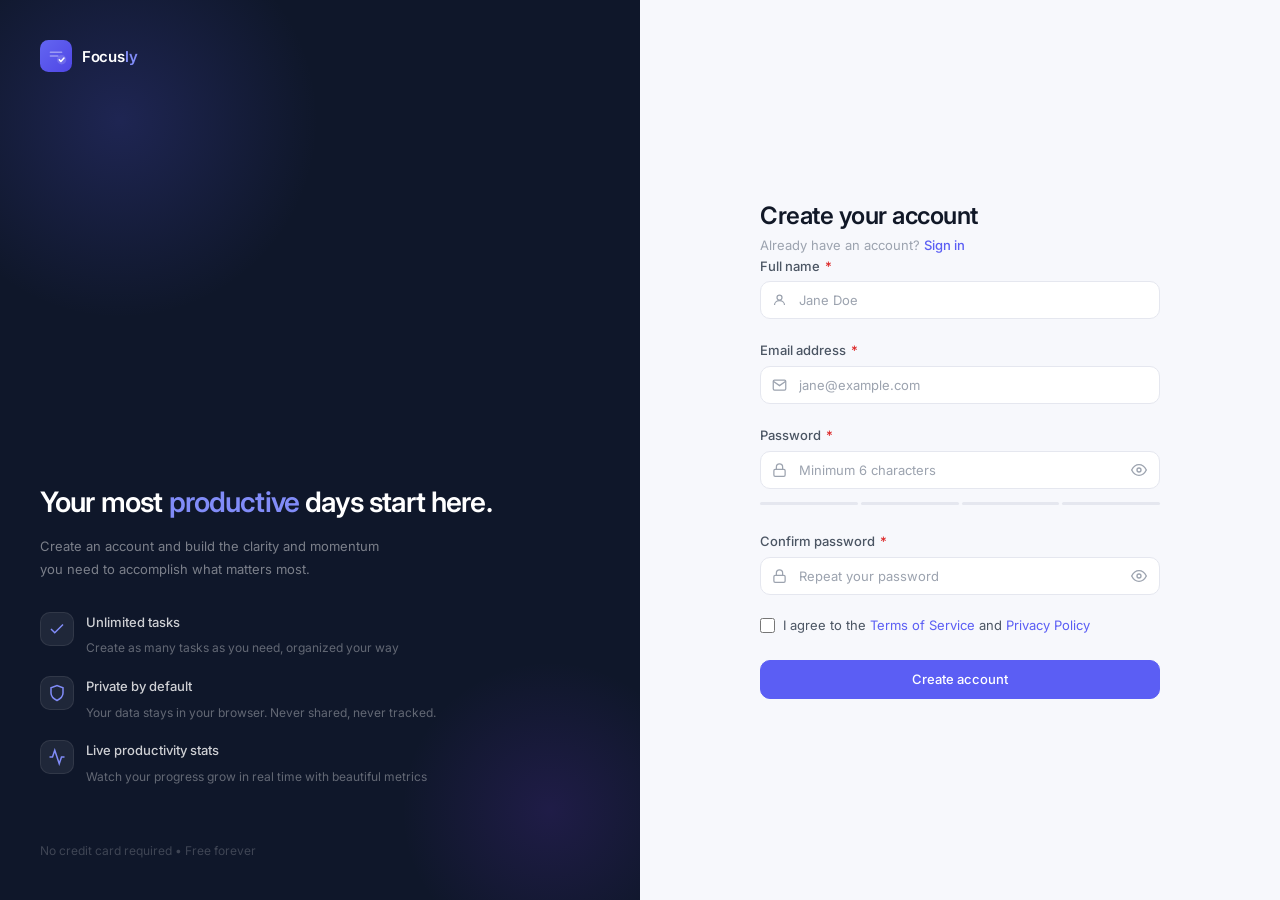
<file: TODO_APP_FOR_REFERENCE/FRONTEND/signup.html>
<!DOCTYPE html>
<html lang="en">
<head>
  <meta charset="UTF-8" />
  <meta name="viewport" content="width=device-width, initial-scale=1.0" />
  <title>Create Account — Focusly</title>
  <link rel="preconnect" href="https://fonts.googleapis.com" />
  <link rel="preconnect" href="https://fonts.gstatic.com" crossorigin />
  <link href="https://fonts.googleapis.com/css2?family=Inter:wght@400;500;600;700;800&display=swap" rel="stylesheet" />
  <link rel="stylesheet" href="css/style.css" />
  <link rel="stylesheet" href="css/auth.css" />
</head>
<body>

<div class="auth-page">

  <!-- Left decorative panel -->
  <div class="auth-panel-left" aria-hidden="true">
    <div class="auth-left-inner">
      <a href="index.html" class="auth-logo">
        <svg width="32" height="32" viewBox="0 0 34 34" fill="none" aria-hidden="true">
          <rect width="34" height="34" rx="9" fill="url(#asgrd)"/>
          <line x1="11" y1="13" x2="23" y2="13" stroke="rgba(255,255,255,.4)" stroke-width="1.5" stroke-linecap="round"/>
          <line x1="11" y1="17" x2="19" y2="17" stroke="rgba(255,255,255,.4)" stroke-width="1.5" stroke-linecap="round"/>
          <circle cx="23" cy="21" r="5" fill="#fff" fill-opacity=".15"/>
          <polyline points="20.5,21 22.2,22.8 25.5,19.2" stroke="#fff" stroke-width="1.6" stroke-linecap="round" stroke-linejoin="round" fill="none"/>
          <defs>
            <linearGradient id="asgrd" x1="0" y1="0" x2="34" y2="34" gradientUnits="userSpaceOnUse">
              <stop stop-color="#6366f1"/><stop offset="1" stop-color="#4f46e5"/>
            </linearGradient>
          </defs>
        </svg>
        <div class="nav-logo-wordmark">
          <span class="logo-text-focus" style="color:#fff">Focus</span><span class="logo-text-ly" style="color:#818cf8">ly</span>
        </div>
      </a>

      <div class="auth-left-content">
        <h2 class="auth-left-headline">Your most <em>productive</em> days start here.</h2>
        <p class="auth-left-desc">Create an account and build the clarity and momentum you need to accomplish what matters most.</p>
        <div class="auth-features">
          <div class="auth-feature">
            <div class="auth-feature-icon">
              <svg width="18" height="18" viewBox="0 0 24 24" fill="none" stroke="currentColor" stroke-width="2"><polyline points="20 6 9 17 4 12"/></svg>
            </div>
            <div class="auth-feature-text">
              <strong>Unlimited tasks</strong>
              <span>Create as many tasks as you need, organized your way</span>
            </div>
          </div>
          <div class="auth-feature">
            <div class="auth-feature-icon">
              <svg width="18" height="18" viewBox="0 0 24 24" fill="none" stroke="currentColor" stroke-width="2"><path d="M12 22s8-4 8-10V5l-8-3-8 3v7c0 6 8 10 8 10z"/></svg>
            </div>
            <div class="auth-feature-text">
              <strong>Private by default</strong>
              <span>Your data stays in your browser. Never shared, never tracked.</span>
            </div>
          </div>
          <div class="auth-feature">
            <div class="auth-feature-icon">
              <svg width="18" height="18" viewBox="0 0 24 24" fill="none" stroke="currentColor" stroke-width="2"><polyline points="22 12 18 12 15 21 9 3 6 12 2 12"/></svg>
            </div>
            <div class="auth-feature-text">
              <strong>Live productivity stats</strong>
              <span>Watch your progress grow in real time with beautiful metrics</span>
            </div>
          </div>
        </div>
      </div>

      <p class="auth-left-footer">No credit card required &bull; Free forever</p>
    </div>
  </div>

  <!-- Right form panel -->
  <div class="auth-panel-right">
    <div class="auth-form-container">

      <div class="auth-form-header">
        <h1 class="auth-form-title">Create your account</h1>
        <p class="auth-form-subtitle">
          Already have an account? <a href="login.html">Sign in</a>
        </p>
      </div>

      <div class="auth-alert auth-alert-error" id="signupAlert" role="alert" aria-live="polite"></div>

      <form class="auth-form" id="signupForm" novalidate>

        <div class="form-group">
          <label class="form-label" for="fullName">Full name <span class="required" aria-hidden="true">*</span></label>
          <div class="input-wrap">
            <svg class="input-icon" viewBox="0 0 24 24" fill="none" stroke="currentColor" stroke-width="2" aria-hidden="true"><circle cx="12" cy="8" r="4"/><path d="M4 20c0-4 3.58-7 8-7s8 3 8 7"/></svg>
            <input
              type="text" id="fullName" name="name"
              class="form-control" placeholder="Jane Doe"
              autocomplete="name" required
              aria-required="true"
            />
          </div>
          <span class="form-error" id="nameError" role="alert" aria-live="polite"></span>
        </div>

        <div class="form-group">
          <label class="form-label" for="signupEmail">Email address <span class="required" aria-hidden="true">*</span></label>
          <div class="input-wrap">
            <svg class="input-icon" viewBox="0 0 24 24" fill="none" stroke="currentColor" stroke-width="2" aria-hidden="true"><path d="M4 4h16c1.1 0 2 .9 2 2v12c0 1.1-.9 2-2 2H4c-1.1 0-2-.9-2-2V6c0-1.1.9-2 2-2z"/><polyline points="22,6 12,13 2,6"/></svg>
            <input
              type="email" id="signupEmail" name="email"
              class="form-control" placeholder="jane@example.com"
              autocomplete="email" required
              aria-required="true"
            />
          </div>
          <span class="form-error" id="emailError" role="alert" aria-live="polite"></span>
        </div>

        <div class="form-group">
          <label class="form-label" for="signupPassword">Password <span class="required" aria-hidden="true">*</span></label>
          <div class="input-wrap has-right">
            <svg class="input-icon" viewBox="0 0 24 24" fill="none" stroke="currentColor" stroke-width="2" aria-hidden="true"><rect x="3" y="11" width="18" height="11" rx="2"/><path d="M7 11V7a5 5 0 0 1 10 0v4"/></svg>
            <input
              type="password" id="signupPassword" name="password"
              class="form-control" placeholder="Minimum 6 characters"
              autocomplete="new-password" required minlength="6"
              aria-required="true" aria-describedby="pwdStrength"
            />
            <button type="button" class="input-icon-right" id="togglePwd" aria-label="Show password">
              <svg id="eyeIconPwd" width="16" height="16" viewBox="0 0 24 24" fill="none" stroke="currentColor" stroke-width="2" aria-hidden="true"><path d="M1 12s4-8 11-8 11 8 11 8-4 8-11 8-11-8-11-8z"/><circle cx="12" cy="12" r="3"/></svg>
            </button>
          </div>
          <div class="pwd-strength" id="pwdStrength" aria-label="Password strength">
            <div class="pwd-strength-bars">
              <span id="bar1"></span><span id="bar2"></span><span id="bar3"></span><span id="bar4"></span>
            </div>
            <span class="pwd-strength-label" id="pwdLabel" aria-live="polite"></span>
          </div>
          <span class="form-error" id="passwordError" role="alert" aria-live="polite"></span>
        </div>

        <div class="form-group">
          <label class="form-label" for="confirmPassword">Confirm password <span class="required" aria-hidden="true">*</span></label>
          <div class="input-wrap has-right">
            <svg class="input-icon" viewBox="0 0 24 24" fill="none" stroke="currentColor" stroke-width="2" aria-hidden="true"><rect x="3" y="11" width="18" height="11" rx="2"/><path d="M7 11V7a5 5 0 0 1 10 0v4"/></svg>
            <input
              type="password" id="confirmPassword" name="confirmPassword"
              class="form-control" placeholder="Repeat your password"
              autocomplete="new-password" required
              aria-required="true"
            />
            <button type="button" class="input-icon-right" id="toggleConfirm" aria-label="Show confirm password">
              <svg id="eyeIconConfirm" width="16" height="16" viewBox="0 0 24 24" fill="none" stroke="currentColor" stroke-width="2" aria-hidden="true"><path d="M1 12s4-8 11-8 11 8 11 8-4 8-11 8-11-8-11-8z"/><circle cx="12" cy="12" r="3"/></svg>
            </button>
          </div>
          <span class="form-error" id="confirmError" role="alert" aria-live="polite"></span>
        </div>

        <div class="form-group">
          <label class="checkbox-wrap">
            <input type="checkbox" id="terms" name="terms" required aria-required="true" />
            <span class="checkbox-label">I agree to the <a href="#">Terms of Service</a> and <a href="#">Privacy Policy</a></span>
          </label>
          <span class="form-error" id="termsError" role="alert" aria-live="polite"></span>
        </div>

        <button type="submit" class="btn btn-primary auth-submit" id="signupBtn">
          Create account
        </button>

      </form>
    </div>
  </div>

</div>

<!-- Toast -->
<div id="toast-container" role="status" aria-live="polite" aria-atomic="true"></div>

<script type="module">
  import { register, redirectIfAuthed } from './js/auth.js';
  import { passwordStrength, validateEmail } from './js/utils.js';

  redirectIfAuthed();

  const form = document.getElementById('signupForm');
  const btn  = document.getElementById('signupBtn');
  const alert = document.getElementById('signupAlert');

  // ── Password visibility toggles
  function makeToggle(btnId, inputId) {
    const b = document.getElementById(btnId);
    const i = document.getElementById(inputId);
    b.addEventListener('click', () => {
      const show = i.type === 'password';
      i.type = show ? 'text' : 'password';
      b.setAttribute('aria-label', show ? 'Hide password' : 'Show password');
      b.innerHTML = show
        ? `<svg width="16" height="16" viewBox="0 0 24 24" fill="none" stroke="currentColor" stroke-width="2" aria-hidden="true"><path d="M17.94 17.94A10.07 10.07 0 0112 20c-7 0-11-8-11-8a18.45 18.45 0 015.06-5.94"/><path d="M9.9 4.24A9.12 9.12 0 0112 4c7 0 11 8 11 8a18.5 18.5 0 01-2.16 3.19"/><line x1="1" y1="1" x2="23" y2="23"/></svg>`
        : `<svg width="16" height="16" viewBox="0 0 24 24" fill="none" stroke="currentColor" stroke-width="2" aria-hidden="true"><path d="M1 12s4-8 11-8 11 8 11 8-4 8-11 8-11-8-11-8z"/><circle cx="12" cy="12" r="3"/></svg>`;
    });
  }
  makeToggle('togglePwd',     'signupPassword');
  makeToggle('toggleConfirm', 'confirmPassword');

  // ── Password strength indicator
  const pwdInput = document.getElementById('signupPassword');
  const bars = [document.getElementById('bar1'), document.getElementById('bar2'), document.getElementById('bar3'), document.getElementById('bar4')];
  const pwdLabel = document.getElementById('pwdLabel');
  const strengthColors = { 1: 'active-1', 2: 'active-2', 3: 'active-3', 4: 'active-4' };

  pwdInput.addEventListener('input', () => {
    const val = pwdInput.value;
    if (!val) { bars.forEach(b => b.className = ''); pwdLabel.textContent = ''; return; }
    const s = passwordStrength(val);
    bars.forEach((b, i) => { b.className = i < s.level ? strengthColors[s.level] : ''; });
    pwdLabel.textContent = `Password strength: ${s.label}`;
  });

  // ── Field validation helpers
  function setError(id, msg) {
    const el = document.getElementById(id);
    const input = form.querySelector(`[name="${id.replace('Error', '')}"]`) || form.querySelector(`#${id.replace('Error','').charAt(0).toLowerCase() + id.replace('Error','').slice(1)}`);
    el.textContent = msg;
    if (msg && input) input.classList.add('error');
    else if (input) input.classList.remove('error');
  }

  function clearErrors() {
    ['nameError','emailError','passwordError','confirmError','termsError'].forEach(id => setError(id, ''));
    alert.textContent = ''; alert.className = 'auth-alert auth-alert-error';
  }

  // ── Submit
  form.addEventListener('submit', async e => {
    e.preventDefault();
    clearErrors();

    const name     = document.getElementById('fullName').value.trim();
    const email    = document.getElementById('signupEmail').value.trim();
    const password = document.getElementById('signupPassword').value;
    const confirm  = document.getElementById('confirmPassword').value;
    const terms    = document.getElementById('terms').checked;

    let valid = true;
    if (!name) { setError('nameError', 'Full name is required.'); valid = false; }
    if (!email || !validateEmail(email)) { setError('emailError', 'Enter a valid email address.'); valid = false; }
    if (password.length < 6) { setError('passwordError', 'Password must be at least 6 characters.'); valid = false; }
    if (password !== confirm) { setError('confirmError', 'Passwords do not match.'); valid = false; }
    if (!terms) { setError('termsError', 'You must accept the terms to continue.'); valid = false; }
    if (!valid) return;

    btn.classList.add('loading'); btn.disabled = true;
    await new Promise(r => setTimeout(r, 600)); // UX delay

    const result = register({ name, email, password });

    if (!result.ok) {
      alert.textContent = result.error;
      alert.classList.add('show');
      btn.classList.remove('loading'); btn.disabled = false;
      return;
    }

    // Redirect to login with success message
    sessionStorage.setItem('signup_success', '1');
    window.location.href = 'login.html';
  });

  // ── Live validation
  document.getElementById('fullName').addEventListener('blur', function() {
    if (!this.value.trim()) setError('nameError', 'Full name is required.'); else setError('nameError', '');
  });
  document.getElementById('signupEmail').addEventListener('blur', function() {
    if (!validateEmail(this.value)) setError('emailError', 'Enter a valid email address.'); else setError('emailError', '');
  });
  document.getElementById('confirmPassword').addEventListener('input', function() {
    if (this.value && this.value !== document.getElementById('signupPassword').value)
      setError('confirmError', 'Passwords do not match.');
    else setError('confirmError', '');
  });
</script>

</body>
</html>
</file>
<file: TODO_APP_FOR_REFERENCE/FRONTEND/css/style.css>
/* ═══════════════════════════════════════════════
   style.css — Global Design System (Single source of truth)
   ═══════════════════════════════════════════════ */

@import url('https://fonts.googleapis.com/css2?family=Inter:wght@400;500;600&display=swap');

/* ── Design Tokens ─────────────────────────────── */
:root {
  /* Brand */
  --primary:        #5b5ef4;
  --primary-hover:  #4a4de0;
  --primary-light:  #eef0fe;
  --primary-muted:  rgba(91,94,244,.12);

  /* Neutrals */
  --bg:             #f7f8fc;
  --surface:        #ffffff;
  --border:         #e5e7ef;
  --border-strong:  #d0d4e4;

  /* Text — 3 levels only */
  --text-1:  #111827;
  --text-2:  #4b5563;
  --text-3:  #9ca3af;

  /* Semantic */
  --success:        #16a34a;
  --success-bg:     #f0fdf4;
  --success-border: #bbf7d0;

  --warning:        #d97706;
  --warning-bg:     #fffbeb;
  --warning-border: #fde68a;

  --danger:         #dc2626;
  --danger-bg:      #fef2f2;
  --danger-border:  #fecaca;

  --info:           #2563eb;
  --info-bg:        #eff6ff;
  --info-border:    #bfdbfe;

  /* Priority */
  --high-color:   #dc2626;
  --high-bg:      #fef2f2;
  --high-border:  #fecaca;
  --med-color:    #d97706;
  --med-bg:       #fffbeb;
  --med-border:   #fde68a;
  --low-color:    #16a34a;
  --low-bg:       #f0fdf4;
  --low-border:   #bbf7d0;

  /* Radius */
  --r-sm:   6px;
  --r-md:   10px;
  --r-lg:   14px;
  --r-xl:   20px;
  --r-full: 9999px;

  /* Shadows */
  --shadow-xs: 0 1px 2px rgba(0,0,0,.05);
  --shadow-sm: 0 1px 4px rgba(0,0,0,.06), 0 2px 8px rgba(0,0,0,.04);
  --shadow-md: 0 4px 16px rgba(0,0,0,.07), 0 1px 4px rgba(0,0,0,.05);
  --shadow-lg: 0 8px 32px rgba(0,0,0,.09), 0 2px 8px rgba(0,0,0,.06);

  /* Spacing */
  --s-1:  4px;
  --s-2:  8px;
  --s-3:  12px;
  --s-4:  16px;
  --s-5:  20px;
  --s-6:  24px;
  --s-8:  32px;
  --s-10: 40px;
  --s-12: 48px;
  --s-16: 64px;
  --s-20: 80px;

  /* Font */
  --font:        'Inter', system-ui, -apple-system, sans-serif;
  --fw-regular:  400;
  --fw-medium:   500;
  --fw-semibold: 600;

  /* Font sizes */
  --fs-xs:   .75rem;
  --fs-sm:   .8125rem;
  --fs-base: .9375rem;
  --fs-lg:   1.0625rem;
  --fs-xl:   1.25rem;
  --fs-2xl:  1.5rem;
  --fs-3xl:  2rem;
  --fs-4xl:  2.5rem;

  /* Transitions */
  --t-fast: 150ms ease;
  --t-base: 220ms ease;
  --t-slow: 350ms ease;

  /* Layout */
  --header-h: 60px;
  --max-w:    1200px;
}

/* ── Reset ────────────────────────────────────── */
*, *::before, *::after { box-sizing: border-box; margin: 0; padding: 0; }
html { font-size: 16px; scroll-behavior: smooth; -webkit-text-size-adjust: 100%; }

body {
  font-family: var(--font);
  background: var(--bg);
  color: var(--text-1);
  line-height: 1.6;
  min-height: 100vh;
  -webkit-font-smoothing: antialiased;
  font-weight: var(--fw-regular);
}

img, svg { display: block; max-width: 100%; }
a { color: inherit; text-decoration: none; }
button { cursor: pointer; font-family: inherit; }
input, textarea, select { font-family: inherit; }
ul, ol { list-style: none; }

h1, h2, h3, h4, h5, h6 {
  font-weight: var(--fw-semibold);
  line-height: 1.25;
  color: var(--text-1);
  letter-spacing: -.02em;
}
p { color: var(--text-2); }

/* ── Utilities ────────────────────────────────── */
.sr-only {
  position: absolute; width: 1px; height: 1px;
  padding: 0; margin: -1px; overflow: hidden;
  clip: rect(0,0,0,0); white-space: nowrap; border: 0;
}
.container {
  width: 100%; max-width: var(--max-w);
  margin: 0 auto; padding: 0 var(--s-6);
}

/* ── Buttons ─────────────────────────────────── */
.btn {
  display: inline-flex; align-items: center; gap: var(--s-2);
  padding: 9px 18px;
  border: 1.5px solid transparent;
  border-radius: var(--r-md);
  font-size: var(--fs-sm);
  font-weight: var(--fw-medium);
  line-height: 1;
  white-space: nowrap;
  transition: all var(--t-base);
  cursor: pointer;
  text-decoration: none;
}
.btn:active { transform: scale(.98); }
.btn:focus-visible { outline: 2px solid var(--primary); outline-offset: 2px; }

.btn-primary {
  background: var(--primary); color: #fff; border-color: var(--primary);
}
.btn-primary:hover {
  background: var(--primary-hover); border-color: var(--primary-hover);
  box-shadow: 0 2px 8px rgba(91,94,244,.25);
}

.btn-secondary {
  background: var(--surface); color: var(--text-2);
  border-color: var(--border); box-shadow: var(--shadow-xs);
}
.btn-secondary:hover {
  border-color: var(--border-strong); color: var(--text-1); box-shadow: var(--shadow-sm);
}

.btn-ghost {
  background: transparent; color: var(--text-2); border-color: transparent;
}
.btn-ghost:hover { background: var(--bg); color: var(--text-1); }

.btn-danger {
  background: var(--danger); color: #fff; border-color: var(--danger);
}
.btn-danger:hover {
  background: #b91c1c; border-color: #b91c1c;
  box-shadow: 0 2px 8px rgba(220,38,38,.2);
}

.btn-sm  { padding: 7px 14px; font-size: var(--fs-xs); border-radius: var(--r-sm); }
.btn-lg  { padding: 12px 28px; font-size: var(--fs-base); border-radius: var(--r-lg); }

.btn[disabled], .btn.loading { opacity: .55; pointer-events: none; }
.btn.loading::after {
  content: ''; width: 13px; height: 13px;
  border: 2px solid currentColor; border-top-color: transparent;
  border-radius: 50%; animation: spin .7s linear infinite;
  margin-left: var(--s-1);
}

/* ── Form Controls ────────────────────────────── */
.form-group { display: flex; flex-direction: column; gap: 5px; }

.form-label {
  font-size: var(--fs-sm); font-weight: var(--fw-medium); color: var(--text-2);
}
.form-label .required { color: var(--danger); margin-left: 2px; }

.form-control {
  width: 100%; padding: 10px 13px;
  background: var(--surface); border: 1.5px solid var(--border);
  border-radius: var(--r-md); font-size: var(--fs-sm); color: var(--text-1);
  transition: border-color var(--t-fast), box-shadow var(--t-fast);
  outline: none;
}
.form-control::placeholder { color: var(--text-3); }
.form-control:hover        { border-color: var(--border-strong); }
.form-control:focus        { border-color: var(--primary); box-shadow: 0 0 0 3px var(--primary-muted); }
.form-control.error        { border-color: var(--danger); }
.form-control.error:focus  { box-shadow: 0 0 0 3px rgba(220,38,38,.1); }

.form-error { font-size: var(--fs-xs); color: var(--danger); font-weight: var(--fw-medium); }
.form-hint  { font-size: var(--fs-xs); color: var(--text-3); }

.input-wrap { position: relative; }
.input-wrap .input-icon {
  position: absolute; left: 12px; top: 50%; transform: translateY(-50%);
  color: var(--text-3); pointer-events: none; width: 15px; height: 15px;
}
.input-wrap .form-control { padding-left: 38px; }
.input-wrap.has-right .form-control { padding-right: 38px; }
.input-wrap .input-icon-right {
  position: absolute; right: 10px; top: 50%; transform: translateY(-50%);
  background: none; border: none; color: var(--text-3); cursor: pointer;
  padding: 3px; border-radius: var(--r-sm);
  transition: color var(--t-fast); display: flex; align-items: center;
}
.input-wrap .input-icon-right:hover { color: var(--text-2); }

/* ── Badges ───────────────────────────────────── */
.badge {
  display: inline-flex; align-items: center; gap: 3px;
  padding: 2px 8px; border-radius: var(--r-full);
  font-size: var(--fs-xs); font-weight: var(--fw-medium);
  border: 1px solid transparent;
}
.badge-high    { color: var(--high-color); background: var(--high-bg); border-color: var(--high-border); }
.badge-medium  { color: var(--med-color);  background: var(--med-bg);  border-color: var(--med-border); }
.badge-low     { color: var(--low-color);  background: var(--low-bg);  border-color: var(--low-border); }
.badge-cat     { color: var(--primary);    background: var(--primary-light); border-color: #c7d2fe; }
.badge-overdue { color: var(--danger);     background: var(--danger-bg); border-color: var(--danger-border); }

/* ── Modal ────────────────────────────────────── */
.modal-backdrop {
  position: fixed; inset: 0; z-index: 1000;
  background: rgba(17,24,39,.4); backdrop-filter: blur(4px);
  display: flex; align-items: center; justify-content: center;
  padding: var(--s-4);
  opacity: 0; pointer-events: none;
  transition: opacity var(--t-base);
}
.modal-backdrop.open { opacity: 1; pointer-events: all; }
.modal-backdrop.open .modal { transform: translateY(0) scale(1); opacity: 1; }

.modal {
  background: var(--surface); border-radius: var(--r-xl);
  box-shadow: var(--shadow-lg); border: 1px solid var(--border);
  width: 100%; max-width: 520px; max-height: 90vh; overflow-y: auto;
  transform: translateY(12px) scale(.98); opacity: 0;
  transition: transform var(--t-slow), opacity var(--t-base);
}
.modal-header {
  display: flex; align-items: center; justify-content: space-between;
  padding: var(--s-5) var(--s-6); border-bottom: 1px solid var(--border);
}
.modal-title { font-size: var(--fs-lg); font-weight: var(--fw-semibold); color: var(--text-1); }
.modal-close {
  background: none; border: none; padding: 6px; border-radius: var(--r-sm);
  color: var(--text-3); transition: all var(--t-fast);
  display: flex; align-items: center;
}
.modal-close:hover { background: var(--bg); color: var(--text-1); }
.modal-body {
  padding: var(--s-6); display: flex; flex-direction: column; gap: var(--s-5);
}
.modal-footer {
  display: flex; align-items: center; justify-content: flex-end; gap: var(--s-3);
  padding: var(--s-4) var(--s-6); border-top: 1px solid var(--border);
  background: var(--bg); border-radius: 0 0 var(--r-xl) var(--r-xl);
}

/* ── Toast ────────────────────────────────────── */
#toast-container {
  position: fixed; bottom: var(--s-6); right: var(--s-6); z-index: 2000;
  display: flex; flex-direction: column; gap: var(--s-2); pointer-events: none;
}
.toast {
  display: flex; align-items: center; gap: var(--s-3);
  padding: 12px 16px; background: var(--surface);
  border-radius: var(--r-lg); box-shadow: var(--shadow-lg);
  border: 1px solid var(--border); border-left: 3px solid var(--primary);
  min-width: 260px; max-width: 360px; pointer-events: all;
  transform: translateX(calc(100% + var(--s-6))); opacity: 0;
  transition: transform var(--t-slow), opacity var(--t-base);
}
.toast.show { transform: translateX(0); opacity: 1; }
.toast.hide  { transform: translateX(calc(100% + var(--s-6))); opacity: 0; }
.toast-success { border-left-color: var(--success); }
.toast-error   { border-left-color: var(--danger); }
.toast-warning { border-left-color: var(--warning); }
.toast-icon    { flex-shrink: 0; width: 16px; height: 16px; }
.toast-success .toast-icon { color: var(--success); }
.toast-error   .toast-icon { color: var(--danger); }
.toast-warning .toast-icon { color: var(--warning); }
.toast-info    .toast-icon { color: var(--primary); }
.toast-msg {
  font-size: var(--fs-sm); font-weight: var(--fw-medium); color: var(--text-1); flex: 1;
}

/* ── Confirm Dialog ───────────────────────────── */
.confirm-backdrop {
  position: fixed; inset: 0; z-index: 1100;
  background: rgba(17,24,39,.4); backdrop-filter: blur(4px);
  display: flex; align-items: center; justify-content: center;
  padding: var(--s-4); opacity: 0; pointer-events: none;
  transition: opacity var(--t-base);
}
.confirm-backdrop.open { opacity: 1; pointer-events: all; }
.confirm-backdrop.open .confirm-dialog { transform: scale(1); opacity: 1; }
.confirm-dialog {
  background: var(--surface); border-radius: var(--r-xl);
  box-shadow: var(--shadow-lg); border: 1px solid var(--border);
  width: 100%; max-width: 380px; padding: var(--s-8) var(--s-6);
  text-align: center; transform: scale(.96); opacity: 0;
  transition: transform var(--t-slow), opacity var(--t-base);
}
.confirm-icon {
  width: 48px; height: 48px; border-radius: 50%;
  background: var(--danger-bg); border: 1px solid var(--danger-border);
  display: grid; place-items: center; margin: 0 auto var(--s-4);
  color: var(--danger);
}
.confirm-title { font-size: var(--fs-lg); font-weight: var(--fw-semibold); margin-bottom: var(--s-2); }
.confirm-desc  { font-size: var(--fs-sm); color: var(--text-3); margin-bottom: var(--s-6); line-height: 1.6; }
.confirm-actions { display: flex; gap: var(--s-3); justify-content: center; }

/* ── Empty State ──────────────────────────────── */
.empty-state {
  display: flex; flex-direction: column; align-items: center;
  justify-content: center; gap: var(--s-3);
  padding: var(--s-16) var(--s-6); text-align: center;
}
.empty-icon {
  width: 64px; height: 64px; border-radius: var(--r-xl);
  background: var(--primary-light); display: grid; place-items: center;
  color: var(--primary);
}
.empty-title { font-size: var(--fs-lg); font-weight: var(--fw-semibold); color: var(--text-1); }
.empty-desc  { font-size: var(--fs-sm); color: var(--text-3); max-width: 300px; line-height: 1.65; }

/* ── Scrollbar ────────────────────────────────── */
::-webkit-scrollbar       { width: 5px; height: 5px; }
::-webkit-scrollbar-track { background: transparent; }
::-webkit-scrollbar-thumb { background: var(--border-strong); border-radius: 99px; }
::-webkit-scrollbar-thumb:hover { background: var(--text-3); }

/* ── Logo helpers ─────────────────────────────── */
.logo-text-focus { color: var(--text-1); }
.logo-text-ly    { color: var(--primary); }
.nav-logo-wordmark {
  display: flex; align-items: baseline; gap: 1px;
  font-size: var(--fs-base); font-weight: var(--fw-semibold);
  letter-spacing: -.025em; line-height: 1;
}

/* ── Animations ───────────────────────────────── */
@keyframes spin    { to { transform: rotate(360deg); } }
@keyframes fadeIn  { from { opacity: 0; } to { opacity: 1; } }
@keyframes slideUp { from { transform: translateY(10px); opacity: 0; } to { transform: translateY(0); opacity: 1; } }
@keyframes pulse   { 0%,100% { opacity: 1; } 50% { opacity: .5; } }
@keyframes float   { 0%,100% { transform: translateY(0); } 50% { transform: translateY(-4px); } }

.fade-in  { animation: fadeIn  var(--t-base) both; }
.slide-up { animation: slideUp var(--t-slow) both; }

@media (prefers-reduced-motion: reduce) {
  *, *::before, *::after {
    animation-duration: .01ms !important;
    transition-duration: .01ms !important;
  }
}
</file>
<file: TODO_APP_FOR_REFERENCE/FRONTEND/css/landing.css>
/* ═══════════════════════════════════════════════
   landing.css — Landing Page
   ═══════════════════════════════════════════════ */

/* ── Nav ─────────────────────────────────────── */
.landing-nav {
  position: sticky; top: 0; z-index: 100;
  height: var(--header-h);
  background: rgba(255,255,255,.95);
  backdrop-filter: blur(20px);
  border-bottom: 1px solid var(--border);
}
.nav-inner {
  display: flex; align-items: center;
  justify-content: space-between;
  height: 100%; gap: var(--s-8);
}

/* ── Logo Mark ─────────────────────────────── */
.nav-logo {
  display: flex; align-items: center; gap: 10px;
  font-size: var(--fs-base);
  font-weight: var(--fw-semibold);
  color: var(--text-1);
  letter-spacing: -.025em;
  text-decoration: none;
  flex-shrink: 0;
}
.nav-logo-mark {
  width: 34px; height: 34px; flex-shrink: 0;
  position: relative;
}
.nav-logo-mark svg { width: 34px; height: 34px; }
.nav-logo-wordmark { display: flex; align-items: baseline; gap: 1px; }
.nav-logo-wordmark .logo-text-focus {
  color: var(--text-1);
}
.nav-logo-wordmark .logo-text-ly {
  color: var(--primary);
}

.nav-links {
  display: flex; align-items: center; gap: 2px;
  flex: 1; justify-content: center;
}
.nav-links a {
  font-size: var(--fs-sm);
  font-weight: var(--fw-medium);
  color: var(--text-2);
  padding: 6px 14px;
  border-radius: var(--r-md);
  transition: all var(--t-fast);
}
.nav-links a:hover { color: var(--text-1); background: var(--bg); }

.nav-actions { display: flex; align-items: center; gap: var(--s-2); flex-shrink: 0; }

.nav-toggle {
  display: none;
  background: none; border: none;
  color: var(--text-2); padding: 6px;
  border-radius: var(--r-sm);
}
.nav-toggle:hover { background: var(--bg); }

.mobile-nav {
  display: none; flex-direction: column;
  position: absolute; top: var(--header-h); left: 0; right: 0;
  background: var(--surface);
  border-bottom: 1px solid var(--border);
  box-shadow: var(--shadow-md);
  padding: var(--s-3) var(--s-4) var(--s-4);
  gap: var(--s-1);
}
.mobile-nav.open { display: flex; }
.mobile-nav a {
  font-size: var(--fs-sm); font-weight: var(--fw-medium);
  color: var(--text-2); padding: 10px 12px;
  border-radius: var(--r-md);
  transition: all var(--t-fast);
}
.mobile-nav a:hover { color: var(--text-1); background: var(--bg); }
.mobile-nav .divider { height: 1px; background: var(--border); margin: var(--s-2) 0; }
.mobile-nav .btn { justify-content: center; }

/* ── Hero ─────────────────────────────────────── */
.hero {
  padding: var(--s-20) 0 var(--s-16);
  position: relative; overflow: hidden;
}
.hero-bg {
  position: absolute; inset: 0; pointer-events: none; z-index: 0;
}
.hero-bg-gradient {
  position: absolute; inset: 0;
  background:
    radial-gradient(ellipse 70% 50% at 60% -5%, rgba(91,94,244,.07) 0%, transparent 60%),
    radial-gradient(ellipse 50% 40% at 100% 70%, rgba(91,94,244,.04) 0%, transparent 60%);
}
.hero-grid {
  position: absolute; inset: 0;
  background-image:
    linear-gradient(var(--border) 1px, transparent 1px),
    linear-gradient(90deg, var(--border) 1px, transparent 1px);
  background-size: 48px 48px;
  opacity: .5;
  mask-image: radial-gradient(ellipse 80% 80% at center, #000 10%, transparent 100%);
}

.hero-inner {
  position: relative; z-index: 1;
  display: grid; grid-template-columns: 1fr 1fr;
  gap: var(--s-16); align-items: center;
}

.hero-content { display: flex; flex-direction: column; gap: var(--s-5); }

.hero-badge {
  display: inline-flex; align-items: center; gap: var(--s-2);
  background: var(--primary-light);
  border: 1px solid #c7d2fe;
  border-radius: var(--r-full);
  padding: 5px 12px;
  font-size: var(--fs-xs); font-weight: var(--fw-medium);
  color: var(--primary); width: fit-content;
}
.hero-badge-dot {
  width: 6px; height: 6px;
  background: var(--primary);
  border-radius: 50%;
  animation: pulse 2s ease-in-out infinite;
}

.hero-headline {
  font-size: clamp(2.25rem, 4vw, 3.5rem);
  font-weight: var(--fw-semibold);
  line-height: 1.1;
  letter-spacing: -.03em;
  color: var(--text-1);
}
.hero-headline em {
  font-style: normal;
  color: var(--primary);
}

.hero-desc {
  font-size: var(--fs-base);
  color: var(--text-2);
  line-height: 1.7;
  max-width: 440px;
}

.hero-cta { display: flex; align-items: center; gap: var(--s-3); flex-wrap: wrap; }



/* ── Hero Visual ─────────────────────────────── */
.hero-visual { position: relative; }

.hero-preview-card {
  background: var(--surface);
  border: 1px solid var(--border);
  border-radius: var(--r-xl);
  box-shadow: var(--shadow-lg);
  overflow: hidden;
  transform: perspective(900px) rotateY(-6deg) rotateX(2deg) scale(.97);
  transition: transform var(--t-slow);
}
.hero-preview-card:hover {
  transform: perspective(900px) rotateY(-2deg) rotateX(1deg) scale(.99);
}

.preview-topbar {
  display: flex; align-items: center; gap: var(--s-2);
  padding: 10px 14px;
  background: var(--bg);
  border-bottom: 1px solid var(--border);
}
.preview-dots { display: flex; gap: 5px; }
.preview-dots span { width: 9px; height: 9px; border-radius: 50%; }
.preview-dots span:nth-child(1) { background: #fc5c65; }
.preview-dots span:nth-child(2) { background: #fed330; }
.preview-dots span:nth-child(3) { background: #26de81; }
.preview-url {
  flex: 1; text-align: center;
  font-size: 10px; color: var(--text-3);
  font-weight: var(--fw-medium);
}

.preview-body { padding: 14px; display: flex; flex-direction: column; gap: 10px; }

.preview-stats { display: grid; grid-template-columns: repeat(4,1fr); gap: 6px; }
.preview-stat {
  background: var(--bg);
  border: 1px solid var(--border);
  border-radius: var(--r-md); padding: 9px 6px;
  text-align: center;
}
.preview-stat .num {
  font-size: 1.125rem;
  font-weight: var(--fw-semibold);
  color: var(--text-1);
  letter-spacing: -.03em;
}
.preview-stat .lbl {
  font-size: 9px; color: var(--text-3);
  text-transform: uppercase; letter-spacing: .05em;
  margin-top: 2px;
}

.preview-task {
  background: var(--surface);
  border: 1px solid var(--border);
  border-radius: var(--r-lg);
  padding: 10px 12px;
  display: flex; flex-direction: column; gap: 6px;
}
.preview-task:hover { border-color: var(--border-strong); }
.preview-task-top { display: flex; align-items: center; gap: 8px; }
.preview-check {
  width: 16px; height: 16px; border-radius: 50%;
  border: 1.5px solid var(--border-strong); flex-shrink: 0;
}
.preview-check.done { background: var(--success); border-color: transparent; }
.preview-task-title {
  font-size: 11px; font-weight: var(--fw-medium);
  color: var(--text-1); flex: 1; line-height: 1.3;
}
.preview-task.done .preview-task-title {
  text-decoration: line-through; color: var(--text-3);
}
.preview-task-badges { display: flex; gap: 4px; flex-wrap: wrap; }
.preview-badge {
  font-size: 9px; font-weight: var(--fw-medium);
  padding: 2px 6px; border-radius: 99px;
  border: 1px solid transparent;
}
.pb-high   { color: var(--high-color); background: var(--high-bg); border-color: var(--high-border); }
.pb-medium { color: var(--med-color);  background: var(--med-bg);  border-color: var(--med-border); }
.pb-low    { color: var(--low-color);  background: var(--low-bg);  border-color: var(--low-border); }
.pb-cat    { color: var(--primary); background: var(--primary-light); border-color: #c7d2fe; }
.pb-date   { color: var(--text-3); background: var(--bg); border-color: var(--border); }

/* Floating cards */
.hero-float-card {
  position: absolute;
  background: var(--surface);
  border: 1px solid var(--border);
  border-radius: var(--r-lg);
  box-shadow: var(--shadow-md);
  padding: 9px 13px;
  display: flex; align-items: center; gap: 9px;
}
.hero-float-card.card-1 { bottom: -16px; left: -28px; }
.hero-float-card.card-2 { top: 28px; right: -24px; }
.hfc-icon {
  width: 28px; height: 28px; border-radius: var(--r-sm);
  display: grid; place-items: center; flex-shrink: 0;
}
.hfc-icon.green  { background: var(--success-bg); color: var(--success); }
.hfc-icon.blue   { background: var(--info-bg);    color: var(--info); }
.hfc-label { font-size: 11px; font-weight: var(--fw-semibold); color: var(--text-1); }
.hfc-sub   { font-size: 10px; color: var(--text-3); margin-top: 1px; }

/* ── Sections ─────────────────────────────────── */
.section { padding: var(--s-20) 0; }
.section-alt { background: var(--surface); }

.section-header { text-align: center; margin-bottom: var(--s-12); }
.section-eyebrow {
  display: inline-block;
  font-size: var(--fs-xs); font-weight: var(--fw-medium);
  letter-spacing: .08em; text-transform: uppercase;
  color: var(--primary); margin-bottom: var(--s-3);
  background: var(--primary-light);
  border: 1px solid #c7d2fe;
  padding: 3px 10px; border-radius: var(--r-full);
}
.section-title {
  font-size: clamp(1.5rem, 2.5vw, 2.25rem);
  font-weight: var(--fw-semibold);
  letter-spacing: -.03em;
  color: var(--text-1);
  margin-bottom: var(--s-3);
}
.section-desc {
  font-size: var(--fs-base); color: var(--text-3);
  max-width: 520px; margin: 0 auto; line-height: 1.7;
}

/* ── Features ─────────────────────────────────── */
.features-grid {
  display: grid; grid-template-columns: repeat(3,1fr);
  gap: var(--s-4);
}
.feature-card {
  background: var(--surface);
  border: 1px solid var(--border);
  border-radius: var(--r-xl);
  padding: var(--s-6);
  transition: all var(--t-base);
}
.feature-card:hover {
  transform: translateY(-3px);
  box-shadow: var(--shadow-md);
  border-color: var(--border-strong);
}
.feature-icon-wrap {
  width: 44px; height: 44px; border-radius: var(--r-md);
  background: var(--primary-light);
  display: grid; place-items: center;
  margin-bottom: var(--s-4);
  color: var(--primary);
}
.feature-title {
  font-size: var(--fs-base); font-weight: var(--fw-semibold);
  color: var(--text-1); margin-bottom: var(--s-2);
}
.feature-desc {
  font-size: var(--fs-sm); color: var(--text-3); line-height: 1.65;
}

/* ── Steps ────────────────────────────────────── */
.steps-grid {
  display: grid; grid-template-columns: repeat(3,1fr);
  gap: var(--s-8); position: relative; align-items: start;
}
.steps-connector {
  position: absolute; top: 38px;
  left: calc(16.66% + 32px); right: calc(16.66% + 32px);
  height: 1px; background: var(--border);
  display: flex; align-items: center;
  pointer-events: none;
}
.steps-connector-line { flex: 1; }

.step { display: flex; flex-direction: column; align-items: center; text-align: center; gap: var(--s-3); }
.step-number {
  width: 72px; height: 72px; border-radius: 50%;
  background: var(--primary);
  display: grid; place-items: center;
  font-size: 1.25rem; font-weight: var(--fw-semibold);
  color: #fff; letter-spacing: -.02em;
  box-shadow: 0 0 0 8px var(--primary-light);
  transition: transform var(--t-base), box-shadow var(--t-base);
}
.step:hover .step-number {
  transform: scale(1.06);
  box-shadow: 0 0 0 10px var(--primary-light);
}
.step-title {
  font-size: var(--fs-xl); font-weight: var(--fw-semibold);
  color: var(--text-1);
}
.step-desc {
  font-size: var(--fs-sm); color: var(--text-3); line-height: 1.65;
  max-width: 220px;
}

/* ── Stats Section ────────────────────────────── */
.stats-section {
  padding: var(--s-20) 0;
  background: #0f172a;
  position: relative; overflow: hidden;
}
.stats-section::before {
  content: '';
  position: absolute; inset: 0;
  background: radial-gradient(ellipse 60% 60% at 50% 50%, rgba(91,94,244,.15) 0%, transparent 70%);
}
.stats-section-inner { position: relative; z-index: 1; }
.stats-numbers {
  display: grid; grid-template-columns: repeat(3,1fr);
  gap: var(--s-8); text-align: center;
}
.stats-num {
  font-size: clamp(2rem, 4vw, 3rem);
  font-weight: var(--fw-semibold);
  color: #fff; letter-spacing: -.04em; line-height: 1;
}
.stats-num-label {
  font-size: var(--fs-sm); color: rgba(255,255,255,.4);
  margin-top: var(--s-2); font-weight: var(--fw-medium);
}

/* ── CTA ──────────────────────────────────────── */
.cta-section {
  background: #0f172a;
  padding: var(--s-20) 0;
  text-align: center; position: relative; overflow: hidden;
}
.cta-section::before {
  content: '';
  position: absolute; inset: 0;
  background: radial-gradient(ellipse 60% 60% at 50% 50%, rgba(91,94,244,.18) 0%, transparent 70%);
}
.cta-inner { position: relative; z-index: 1; }
.cta-title {
  font-size: clamp(1.75rem, 3vw, 2.75rem);
  font-weight: var(--fw-semibold);
  color: #fff; letter-spacing: -.04em; line-height: 1.15;
  margin-bottom: var(--s-4);
}
.cta-title em {
  font-style: normal; color: #818cf8;
}
.cta-desc {
  font-size: var(--fs-base); color: rgba(255,255,255,.4);
  margin-bottom: var(--s-8); max-width: 440px;
  margin-left: auto; margin-right: auto;
  line-height: 1.65;
}
.cta-actions { display: flex; justify-content: center; gap: var(--s-3); flex-wrap: wrap; }
.btn-light {
  background: #fff; color: var(--primary);
  border-color: #fff;
}
.btn-light:hover { background: #f0f0f0; box-shadow: 0 4px 16px rgba(255,255,255,.15); }
.btn-outline-light {
  background: rgba(255,255,255,.07);
  color: rgba(255,255,255,.7);
  border-color: rgba(255,255,255,.15);
}
.btn-outline-light:hover {
  background: rgba(255,255,255,.12);
  color: #fff;
  border-color: rgba(255,255,255,.3);
}

/* ── Footer ───────────────────────────────────── */
.landing-footer {
  background: #0b0f1e;
  padding: var(--s-16) 0 0;
  border-top: 1px solid rgba(255,255,255,.05);
}

.footer-grid {
  display: grid;
  grid-template-columns: 1.8fr 1fr 1fr;
  gap: var(--s-12);
  padding-bottom: var(--s-12);
}

/* Brand column */
.footer-brand-col { display: flex; flex-direction: column; gap: var(--s-5); }

.footer-logo-mark {
  display: flex; align-items: center; gap: 10px;
  text-decoration: none;
}
.footer-logo-mark svg { width: 32px; height: 32px; }
.footer-logo-wordmark {
  display: flex; align-items: baseline; gap: 1px;
  font-size: var(--fs-base); font-weight: var(--fw-semibold);
  letter-spacing: -.025em;
}
.footer-logo-wordmark .logo-text-focus { color: #fff; }
.footer-logo-wordmark .logo-text-ly    { color: #818cf8; }

.footer-tagline {
  font-size: var(--fs-sm);
  color: rgba(255,255,255,.35);
  line-height: 1.7;
  max-width: 240px;
}

/* Nav columns */
.footer-nav-col {}
.footer-col-title {
  font-size: var(--fs-xs);
  font-weight: var(--fw-medium);
  letter-spacing: .07em;
  text-transform: uppercase;
  color: rgba(255,255,255,.45);
  margin-bottom: var(--s-5);
}
.footer-links {
  display: flex; flex-direction: column; gap: var(--s-3);
}
.footer-links a {
  font-size: var(--fs-sm);
  color: rgba(255,255,255,.3);
  transition: color var(--t-fast);
  width: fit-content;
}
.footer-links a:hover { color: rgba(255,255,255,.7); }

/* Bottom bar */
.footer-bottom {
  display: flex; align-items: center; justify-content: space-between;
  padding: var(--s-5) 0;
  border-top: 1px solid rgba(255,255,255,.06);
  flex-wrap: wrap; gap: var(--s-4);
}
.footer-copy {
  font-size: var(--fs-xs);
  color: rgba(255,255,255,.2);
}
.footer-bottom-links { display: flex; gap: var(--s-6); }
.footer-bottom-links a {
  font-size: var(--fs-xs);
  color: rgba(255,255,255,.2);
  transition: color var(--t-fast);
}
.footer-bottom-links a:hover { color: rgba(255,255,255,.55); }

/* ── Responsive ───────────────────────────────── */
@media (max-width: 1024px) {
  .features-grid { grid-template-columns: repeat(2,1fr); }
}
@media (max-width: 768px) {
  .nav-links, .nav-actions .btn-secondary { display: none; }
  .nav-toggle { display: flex; }
  .landing-nav { position: relative; }

  .hero { padding: var(--s-12) 0; }
  .hero-inner { grid-template-columns: 1fr; gap: var(--s-10); }
  .hero-visual { display: none; }
  .features-grid { grid-template-columns: 1fr; }
  .steps-grid { grid-template-columns: 1fr; }
  .steps-connector { display: none; }
  .stats-numbers { grid-template-columns: 1fr; gap: var(--s-5); }
  .footer-grid { grid-template-columns: 1fr; gap: var(--s-8); }
  .footer-bottom { flex-direction: column; align-items: center; text-align: center; }
  .footer-tagline { max-width: 100%; }
}
@media (max-width: 480px) {
  .hero-cta { flex-direction: column; align-items: flex-start; }
  .cta-actions { flex-direction: column; align-items: center; }
}
</file>
<file: TODO_APP_FOR_REFERENCE/FRONTEND/css/dashboard.css>
/* ═══════════════════════════════════════════════
   dashboard.css — uses only variables from style.css
   ═══════════════════════════════════════════════ */

/* ── Shell ────────────────────────────────────── */
.app-page {
  min-height: 100vh;
  display: flex;
  flex-direction: column;
  background: var(--bg);
}

/* ── Header ───────────────────────────────────── */
.app-header {
  position: sticky; top: 0; z-index: 50;
  height: var(--header-h);
  background: rgba(255,255,255,.95);
  backdrop-filter: blur(16px);
  border-bottom: 1px solid var(--border);
  box-shadow: var(--shadow-xs);
}
.app-header-inner {
  display: flex; align-items: center; gap: var(--s-4);
  height: 100%;
}

/* Logo */
.app-logo {
  display: flex; align-items: center; gap: 10px;
  text-decoration: none; flex-shrink: 0;
}
.app-logo-icon {
  width: 34px; height: 34px; border-radius: 9px;
  overflow: hidden; flex-shrink: 0;
  display: grid; place-items: center;
}

/* Header Search */
.header-search { flex: 1; max-width: 400px; }
.header-search .input-wrap { width: 100%; }
.header-search .form-control {
  background: var(--bg);
  border-radius: var(--r-full);
  height: 40px;
  padding-left: 40px;
  padding-right: 36px;
  font-size: var(--fs-sm);
}
.header-search .form-control:focus {
  background: var(--surface);
}
.header-search .input-icon { left: 13px; }

.search-clear {
  position: absolute; right: 10px; top: 50%; transform: translateY(-50%);
  background: var(--border); border: none; color: var(--text-3);
  cursor: pointer; width: 18px; height: 18px; border-radius: 50%;
  display: none; align-items: center; justify-content: center;
  transition: all var(--t-fast);
}
.search-clear:hover  { background: var(--border-strong); color: var(--text-2); }
.search-clear.visible { display: flex; }

.header-spacer  { flex: 1; }
.header-actions { display: flex; align-items: center; gap: var(--s-3); }

/* ── User Menu ────────────────────────────────── */
.user-menu { position: relative; }
.user-trigger {
  display: flex; align-items: center; gap: var(--s-2);
  background: var(--surface); border: 1.5px solid var(--border);
  border-radius: var(--r-full); padding: 5px 10px 5px 6px;
  cursor: pointer; transition: all var(--t-fast);
}
.user-trigger:hover {
  border-color: var(--border-strong); box-shadow: var(--shadow-sm);
}
.user-avatar {
  width: 28px; height: 28px; border-radius: 50%;
  background: var(--primary); color: #fff;
  font-size: var(--fs-xs); font-weight: var(--fw-semibold);
  display: grid; place-items: center; flex-shrink: 0;
}
.user-name  { font-size: var(--fs-sm); font-weight: var(--fw-medium); color: var(--text-1); }
.user-caret { color: var(--text-3); width: 14px; height: 14px; transition: transform var(--t-base); }
.user-menu.open .user-caret { transform: rotate(180deg); }

.user-dropdown {
  position: absolute; top: calc(100% + 8px); right: 0;
  background: var(--surface); border: 1px solid var(--border);
  border-radius: var(--r-lg); box-shadow: var(--shadow-lg);
  min-width: 210px; padding: var(--s-2);
  opacity: 0; pointer-events: none;
  transform: translateY(-6px) scale(.97);
  transition: opacity var(--t-base), transform var(--t-base);
  transform-origin: top right;
}
.user-menu.open .user-dropdown {
  opacity: 1; pointer-events: all; transform: translateY(0) scale(1);
}
.user-dropdown-info {
  padding: 10px var(--s-3); border-bottom: 1px solid var(--border);
  margin-bottom: var(--s-1);
}
.user-dropdown-name  { font-size: var(--fs-sm); font-weight: var(--fw-semibold); color: var(--text-1); }
.user-dropdown-email { font-size: var(--fs-xs); color: var(--text-3); margin-top: 2px; }

.dropdown-item {
  display: flex; align-items: center; gap: var(--s-3);
  width: 100%; padding: 9px var(--s-3);
  background: none; border: none; text-align: left;
  font-size: var(--fs-sm); color: var(--text-2);
  border-radius: var(--r-sm); cursor: pointer;
  transition: all var(--t-fast);
  text-decoration: none; font-weight: var(--fw-regular);
}
.dropdown-item:hover { background: var(--bg); color: var(--text-1); }
.dropdown-item.danger { color: var(--danger); }
.dropdown-item.danger:hover { background: var(--danger-bg); }
.dropdown-divider  { height: 1px; background: var(--border); margin: var(--s-1) var(--s-2); }

/* Mobile toggle */
.mobile-menu-btn {
  display: none; background: none; border: none;
  color: var(--text-2); padding: 6px; border-radius: var(--r-sm);
}
.mobile-menu-btn:hover { background: var(--bg); }

/* ── Main ─────────────────────────────────────── */
.dashboard-main { flex: 1; padding: var(--s-8) 0 var(--s-16); }

/* Top row */
.dashboard-top {
  display: flex; align-items: flex-start;
  justify-content: space-between; gap: var(--s-6);
  margin-bottom: var(--s-8); flex-wrap: wrap;
}
.dashboard-greeting h1 {
  font-size: clamp(1.375rem, 2.5vw, 1.875rem);
  font-weight: var(--fw-semibold);
  color: var(--text-1); letter-spacing: -.025em; line-height: 1.2;
}
.dashboard-greeting h1 .wave {
  display: inline-block; animation: float 3s ease-in-out infinite;
}
.dashboard-greeting p {
  font-size: var(--fs-sm); color: var(--text-3); margin-top: 4px;
}

/* ── Stats ────────────────────────────────────── */
.stats-grid {
  display: grid; grid-template-columns: repeat(4,1fr);
  gap: var(--s-4); margin-bottom: var(--s-8);
}
.stat-card {
  background: var(--surface); border: 1px solid var(--border);
  border-radius: var(--r-xl); padding: var(--s-5) var(--s-5);
  display: flex; flex-direction: column; gap: var(--s-3);
  transition: all var(--t-base); position: relative;
}
.stat-card:hover {
  transform: translateY(-2px);
  box-shadow: var(--shadow-md); border-color: var(--border-strong);
}
.stat-top {
  display: flex; align-items: center; justify-content: space-between;
}
.stat-label {
  font-size: var(--fs-xs); font-weight: var(--fw-medium);
  color: var(--text-3); text-transform: uppercase; letter-spacing: .05em;
}
.stat-icon {
  width: 36px; height: 36px; border-radius: var(--r-md);
  display: grid; place-items: center; flex-shrink: 0;
}
.stat-icon.blue   { background: #eff6ff; color: var(--info); }
.stat-icon.indigo { background: var(--primary-light); color: var(--primary); }
.stat-icon.green  { background: var(--success-bg); color: var(--success); }
.stat-icon.red    { background: var(--danger-bg);  color: var(--danger); }

.stat-value {
  font-size: 2rem; font-weight: var(--fw-semibold);
  color: var(--text-1); line-height: 1; letter-spacing: -.04em;
}
.stat-footer { font-size: var(--fs-xs); color: var(--text-3); }

/* ── Controls ─────────────────────────────────── */
.task-controls {
  display: flex; align-items: center; justify-content: space-between;
  gap: var(--s-4); margin-bottom: var(--s-5); flex-wrap: wrap;
}

.filter-tabs {
  display: flex; align-items: center; gap: 2px;
  background: var(--surface); border: 1px solid var(--border);
  border-radius: var(--r-lg); padding: 4px;
  box-shadow: var(--shadow-xs); flex-wrap: wrap;
}
.filter-tab {
  padding: 6px 14px; border-radius: var(--r-md);
  font-size: var(--fs-xs); font-weight: var(--fw-medium);
  color: var(--text-3); background: none; border: none;
  cursor: pointer; white-space: nowrap;
  transition: all var(--t-base);
}
.filter-tab:hover  { color: var(--text-1); background: var(--bg); }
.filter-tab.active { background: var(--primary); color: #fff; }

.sort-select-wrap {
  display: flex; align-items: center; gap: var(--s-2);
}
.sort-select-wrap label {
  font-size: var(--fs-xs); color: var(--text-3); white-space: nowrap;
}
.sort-select {
  padding: 7px 30px 7px 11px;
  border: 1.5px solid var(--border); border-radius: var(--r-md);
  font-size: var(--fs-xs); color: var(--text-1);
  background: var(--surface); cursor: pointer; outline: none;
  appearance: none;
  background-image: url("data:image/svg+xml,%3Csvg xmlns='http://www.w3.org/2000/svg' width='12' height='12' viewBox='0 0 24 24' fill='none' stroke='%239ca3af' stroke-width='2'%3E%3Cpath d='M6 9l6 6 6-6'/%3E%3C/svg%3E");
  background-repeat: no-repeat; background-position: right 9px center;
  transition: border-color var(--t-fast);
}
.sort-select:hover { border-color: var(--border-strong); }
.sort-select:focus { border-color: var(--primary); box-shadow: 0 0 0 3px var(--primary-muted); }

/* ── Task List ────────────────────────────────── */
.task-list { display: flex; flex-direction: column; gap: var(--s-3); }

/* ── Task Card ────────────────────────────────── */
.task-card {
  background: var(--surface); border: 1px solid var(--border);
  border-radius: var(--r-lg); padding: var(--s-4) var(--s-5);
  display: flex; align-items: flex-start; gap: var(--s-4);
  transition: all var(--t-base);
  animation: slideUp var(--t-slow) both;
  position: relative; overflow: hidden;
}
.task-card:hover {
  border-color: var(--border-strong); box-shadow: var(--shadow-sm);
  transform: translateY(-1px);
}
.task-card.completed { opacity: .6; }
.task-card.completed:hover { opacity: .8; }

/* Priority stripe */
.task-priority-stripe {
  position: absolute; left: 0; top: 10px; bottom: 10px;
  width: 3px; border-radius: 0 3px 3px 0;
}
.task-card[data-priority="high"]   .task-priority-stripe { background: var(--high-color); }
.task-card[data-priority="medium"] .task-priority-stripe { background: var(--med-color); }
.task-card[data-priority="low"]    .task-priority-stripe { background: var(--low-color); }

/* Checkbox */
.task-checkbox-btn {
  width: 22px; height: 22px; flex-shrink: 0;
  border-radius: 50%; border: 2px solid var(--border-strong);
  background: none; cursor: pointer; margin-top: 2px;
  display: grid; place-items: center;
  transition: all var(--t-base);
}
.task-checkbox-btn:hover { border-color: var(--primary); background: var(--primary-light); }
.task-checkbox-btn.checked { background: var(--success); border-color: transparent; }
.task-checkbox-btn svg     { opacity: 0; transition: opacity var(--t-fast); color: #fff; }
.task-checkbox-btn.checked svg { opacity: 1; }

/* Body */
.task-body { flex: 1; min-width: 0; }
.task-title {
  font-size: var(--fs-sm); font-weight: var(--fw-medium);
  color: var(--text-1); line-height: 1.45; margin-bottom: 4px;
  word-break: break-word;
}
.task-card.completed .task-title { text-decoration: line-through; color: var(--text-3); }

.task-description {
  font-size: var(--fs-xs); color: var(--text-3);
  line-height: 1.6; margin-bottom: var(--s-3);
  word-break: break-word;
  display: -webkit-box; -webkit-line-clamp: 2;
  -webkit-box-orient: vertical; overflow: hidden;
}

.task-meta { display: flex; align-items: center; gap: var(--s-2); flex-wrap: wrap; }

.task-due {
  display: inline-flex; align-items: center; gap: 3px;
  font-size: var(--fs-xs); color: var(--text-3);
  background: var(--bg); border: 1px solid var(--border);
  padding: 2px 8px; border-radius: var(--r-full);
}
.task-due svg { width: 10px; height: 10px; }
.task-due.overdue { color: var(--danger); background: var(--danger-bg); border-color: var(--danger-border); }
.task-due.today   { color: var(--warning); background: var(--warning-bg); border-color: var(--warning-border); }

/* Actions */
.task-actions {
  display: flex; align-items: center; gap: 2px; flex-shrink: 0;
  opacity: 0; transform: translateX(4px);
  transition: opacity var(--t-base), transform var(--t-base);
}
.task-card:hover       .task-actions,
.task-card:focus-within .task-actions { opacity: 1; transform: translateX(0); }

.task-action-btn {
  width: 32px; height: 32px; border-radius: var(--r-sm);
  border: 1px solid transparent; background: none; cursor: pointer;
  display: grid; place-items: center; color: var(--text-3);
  transition: all var(--t-fast);
}
.task-action-btn:hover       { background: var(--bg); border-color: var(--border); color: var(--text-2); }
.task-action-btn.delete:hover { background: var(--danger-bg); border-color: var(--danger-border); color: var(--danger); }

/* Overdue bar */
.overdue-bar {
  position: absolute; left: 0; top: 0; bottom: 0; width: 3px;
  background: var(--danger);
}

/* ── Task Modal Form ──────────────────────────── */
.task-form { display: flex; flex-direction: column; gap: var(--s-5); }
.form-row-2 { display: grid; grid-template-columns: 1fr 1fr; gap: var(--s-4); }

.category-suggestions { display: flex; gap: var(--s-2); flex-wrap: wrap; margin-top: var(--s-2); }
.cat-chip {
  padding: 3px 10px; border-radius: var(--r-full);
  font-size: var(--fs-xs); background: var(--bg);
  color: var(--text-2); border: 1.5px solid var(--border);
  cursor: pointer; transition: all var(--t-fast);
}
.cat-chip:hover { background: var(--primary-light); color: var(--primary); border-color: #c7d2fe; }

/* Priority radios */
.priority-group { display: flex; gap: var(--s-3); }
.priority-radio { display: none; }
.priority-label {
  flex: 1; padding: 9px; border-radius: var(--r-md);
  border: 1.5px solid var(--border); text-align: center;
  cursor: pointer; font-size: var(--fs-xs); font-weight: var(--fw-medium);
  text-transform: uppercase; letter-spacing: .04em;
  transition: all var(--t-base); background: var(--bg);
}
.priority-label:hover { box-shadow: var(--shadow-xs); }
.priority-label-high   { color: var(--high-color); }
.priority-label-medium { color: var(--med-color); }
.priority-label-low    { color: var(--low-color); }
.priority-radio:checked + .priority-label-high   { background: var(--high-bg); border-color: var(--high-color); }
.priority-radio:checked + .priority-label-medium { background: var(--med-bg);  border-color: var(--med-color); }
.priority-radio:checked + .priority-label-low    { background: var(--low-bg);  border-color: var(--low-color); }

/* ── Profile ──────────────────────────────────── */
.profile-main { flex: 1; padding: var(--s-8) 0 var(--s-16); }

.profile-grid {
  display: grid; grid-template-columns: 280px 1fr;
  gap: var(--s-8); align-items: start;
}

.profile-sidebar {
  background: var(--surface); border: 1px solid var(--border);
  border-radius: var(--r-xl); padding: var(--s-8) var(--s-6);
  display: flex; flex-direction: column; align-items: center;
  gap: var(--s-4); text-align: center;
  position: sticky; top: calc(var(--header-h) + var(--s-6));
}
.profile-avatar-large {
  width: 80px; height: 80px; border-radius: 50%;
  background: var(--primary); color: #fff;
  font-size: var(--fs-2xl); font-weight: var(--fw-semibold);
  display: grid; place-items: center;
  box-shadow: 0 0 0 6px var(--primary-light);
}
.profile-sidebar-name  { font-size: var(--fs-lg); font-weight: var(--fw-semibold); color: var(--text-1); }
.profile-sidebar-email { font-size: var(--fs-xs); color: var(--text-3); margin-top: 2px; }

.profile-sidebar-stats {
  width: 100%; border-top: 1px solid var(--border);
  padding-top: var(--s-4); display: flex; flex-direction: column; gap: var(--s-2);
}
.profile-stat-item {
  display: flex; justify-content: space-between; align-items: center;
}
.profile-stat-lbl { font-size: var(--fs-xs); color: var(--text-3); }
.profile-stat-val {
  font-size: var(--fs-xs); font-weight: var(--fw-medium);
  color: var(--primary); background: var(--primary-light);
  padding: 2px 8px; border-radius: var(--r-full);
}
.profile-since { font-size: var(--fs-xs); color: var(--text-3); }

.profile-content { display: flex; flex-direction: column; gap: var(--s-5); }

.profile-card {
  background: var(--surface); border: 1px solid var(--border);
  border-radius: var(--r-xl); overflow: hidden;
}
.profile-card-header {
  padding: var(--s-4) var(--s-6); border-bottom: 1px solid var(--border);
  display: flex; align-items: center; justify-content: space-between;
  background: var(--bg);
}
.profile-card-header h2 { font-size: var(--fs-base); font-weight: var(--fw-semibold); color: var(--text-1); }
.profile-card-body  { padding: var(--s-6); }
.profile-form       { display: flex; flex-direction: column; gap: var(--s-5); }
.profile-form-row   { display: grid; grid-template-columns: 1fr 1fr; gap: var(--s-4); }
.profile-actions    { display: flex; justify-content: flex-end; gap: var(--s-3); padding-top: var(--s-2); }

.profile-read-field {
  padding: 10px 13px; background: var(--bg);
  border: 1.5px solid var(--border); border-radius: var(--r-md);
  font-size: var(--fs-sm); color: var(--text-3);
}

/* Danger zone */
.danger-zone { border-color: var(--danger-border); }
.danger-zone .profile-card-header { background: var(--danger-bg); border-bottom-color: var(--danger-border); }
.danger-zone .profile-card-header h2 { color: var(--danger); }
.danger-zone .profile-card-body p {
  font-size: var(--fs-sm); color: var(--text-3);
  margin-bottom: var(--s-4); line-height: 1.65;
}

/* ── Mobile Nav Drawer ────────────────────────── */
.mobile-app-nav {
  display: none; flex-direction: column;
  position: fixed; top: var(--header-h); left: 0; right: 0; bottom: 0;
  background: rgba(255,255,255,.97); backdrop-filter: blur(16px);
  z-index: 49; padding: var(--s-5); gap: var(--s-2); overflow-y: auto;
  border-top: 1px solid var(--border);
}
.mobile-app-nav.open { display: flex; }
.mobile-app-nav .mobile-user-info {
  display: flex; align-items: center; gap: var(--s-3);
  padding-bottom: var(--s-4); border-bottom: 1px solid var(--border);
  margin-bottom: var(--s-2);
}
.mobile-app-nav .user-avatar { width: 40px; height: 40px; font-size: var(--fs-sm); }

/* ── Responsive ───────────────────────────────── */
@media (max-width: 1024px) {
  .stats-grid { grid-template-columns: repeat(2,1fr); }
  .profile-grid { grid-template-columns: 1fr; }
  .profile-sidebar { flex-direction: row; text-align: left; align-items: flex-start; position: static; }
  .profile-sidebar-stats { border-top: none; padding-top: 0; border-left: 1px solid var(--border); padding-left: var(--s-5); flex: 1; }
  .profile-avatar-large { flex-shrink: 0; }
}
@media (max-width: 768px) {
  .app-header .header-search { display: none; }
  .user-name { display: none; }
  .mobile-menu-btn { display: flex; }
  .stats-grid { grid-template-columns: repeat(2,1fr); gap: var(--s-3); }
  .dashboard-top { flex-direction: column; }
  .task-controls { flex-direction: column; align-items: flex-start; }
  .filter-tabs { overflow-x: auto; width: 100%; flex-wrap: nowrap; }
  .filter-tab { flex-shrink: 0; }
  .form-row-2 { grid-template-columns: 1fr; }
  .profile-form-row { grid-template-columns: 1fr; }
  .profile-sidebar { flex-direction: column; align-items: center; text-align: center; }
  .profile-sidebar-stats { border-left: none; padding-left: 0; border-top: 1px solid var(--border); padding-top: var(--s-4); }
  .task-actions { opacity: 1; transform: none; }
}
@media (max-width: 480px) {
  .stats-grid { grid-template-columns: 1fr 1fr; }
  .stat-card  { padding: var(--s-4); }
  .stat-value { font-size: 1.75rem; }
}
</file>
<file: TODO_APP_FOR_REFERENCE/FRONTEND/css/auth.css>
/* ═══════════════════════════════════════════════
   auth.css — Auth Pages (Login & Signup)
   ═══════════════════════════════════════════════ */

.auth-page {
  min-height: 100vh;
  display: grid;
  grid-template-columns: 1fr 1fr;
}

/* ── Left Panel ───────────────────────────────── */
.auth-panel-left {
  background: #0f172a;
  display: flex; flex-direction: column;
  padding: var(--s-10);
  position: relative; overflow: hidden;
}
.auth-panel-left::before {
  content: '';
  position: absolute;
  width: 400px; height: 400px; border-radius: 50%;
  background: radial-gradient(circle, rgba(91,94,244,.2) 0%, transparent 70%);
  top: -80px; left: -80px;
}
.auth-panel-left::after {
  content: '';
  position: absolute;
  width: 300px; height: 300px; border-radius: 50%;
  background: radial-gradient(circle, rgba(124,58,237,.15) 0%, transparent 70%);
  bottom: -60px; right: -60px;
}

.auth-left-inner {
  position: relative; z-index: 1;
  display: flex; flex-direction: column; height: 100%;
}

.auth-logo {
  display: flex; align-items: center; gap: 10px;
  text-decoration: none; margin-bottom: auto;
  flex-shrink: 0;
}
.auth-logo .nav-logo-wordmark {
  font-size: var(--fs-base);
  font-weight: var(--fw-semibold);
  letter-spacing: -.025em;
  display: flex; align-items: baseline; gap: 1px;
}

.auth-left-content { padding: var(--s-10) 0 var(--s-8); }

.auth-left-headline {
  font-size: clamp(1.5rem, 2.2vw, 2.25rem);
  font-weight: var(--fw-semibold);
  color: #fff; line-height: 1.2;
  letter-spacing: -.03em;
  margin-bottom: var(--s-4);
}
.auth-left-headline em {
  font-style: normal; color: #818cf8;
}
.auth-left-desc {
  font-size: var(--fs-sm); color: rgba(255,255,255,.45);
  line-height: 1.7; margin-bottom: var(--s-8); max-width: 340px;
}

.auth-features { display: flex; flex-direction: column; gap: var(--s-4); }
.auth-feature { display: flex; align-items: flex-start; gap: var(--s-3); }
.auth-feature-icon {
  width: 34px; height: 34px; border-radius: var(--r-md);
  background: rgba(255,255,255,.07);
  border: 1px solid rgba(255,255,255,.08);
  display: grid; place-items: center; flex-shrink: 0;
  color: #818cf8;
}
.auth-feature-text strong {
  display: block; font-size: var(--fs-sm); font-weight: var(--fw-medium);
  color: rgba(255,255,255,.8); margin-bottom: 2px;
}
.auth-feature-text span { font-size: var(--fs-xs); color: rgba(255,255,255,.35); line-height: 1.5; }

.auth-testimonial {
  margin-top: auto;
  background: rgba(255,255,255,.05);
  border: 1px solid rgba(255,255,255,.08);
  border-radius: var(--r-lg);
  padding: var(--s-5);
}
.auth-testimonial p {
  font-size: var(--fs-sm); color: rgba(255,255,255,.55);
  line-height: 1.65; margin-bottom: var(--s-3);
  font-style: italic;
}
.auth-testimonial-author { display: flex; align-items: center; gap: var(--s-3); }
.auth-testimonial-avatar {
  width: 30px; height: 30px; border-radius: 50%;
  background: var(--primary);
  display: grid; place-items: center;
  font-size: var(--fs-xs); font-weight: var(--fw-semibold); color: #fff;
}
.auth-testimonial-name { font-size: var(--fs-xs); color: rgba(255,255,255,.7); font-weight: var(--fw-medium); }
.auth-testimonial-role { font-size: 10px; color: rgba(255,255,255,.3); }

.auth-left-footer {
  font-size: var(--fs-xs); color: rgba(255,255,255,.2); margin-top: var(--s-5);
}

/* ── Right Panel ──────────────────────────────── */
.auth-panel-right {
  display: flex; align-items: center; justify-content: center;
  padding: var(--s-10);
  background: var(--bg);
}

.auth-form-container {
  width: 100%; max-width: 400px;
}

.auth-mobile-logo {
  display: none;
  align-items: center; gap: var(--s-2);
  font-size: var(--fs-lg); font-weight: var(--fw-semibold);
  color: var(--text-1); margin-bottom: var(--s-8);
}
.auth-mobile-logo .auth-logo-icon { background: var(--primary); border: none; }

.auth-form-header { margin-bottom: var(--s-7); }
.auth-form-title {
  font-size: var(--fs-2xl);
  font-weight: var(--fw-semibold);
  color: var(--text-1);
  margin-bottom: var(--s-1);
}
.auth-form-subtitle { font-size: var(--fs-sm); color: var(--text-3); }
.auth-form-subtitle a {
  color: var(--primary); font-weight: var(--fw-medium);
  transition: color var(--t-fast);
}
.auth-form-subtitle a:hover { color: var(--primary-hover); }

/* Form */
.auth-form { display: flex; flex-direction: column; gap: var(--s-4); }

/* Password Strength */
.pwd-strength { margin-top: var(--s-2); }
.pwd-strength-bars { display: flex; gap: 3px; margin-bottom: 5px; }
.pwd-strength-bars span {
  flex: 1; height: 3px; border-radius: 99px;
  background: var(--border);
  transition: background var(--t-base);
}
.pwd-strength-bars span.active-1 { background: var(--danger); }
.pwd-strength-bars span.active-2 { background: var(--warning); }
.pwd-strength-bars span.active-3 { background: var(--primary); }
.pwd-strength-bars span.active-4 { background: var(--success); }
.pwd-strength-label { font-size: var(--fs-xs); color: var(--text-3); }

/* Checkbox */
.checkbox-wrap { display: flex; align-items: flex-start; gap: var(--s-2); }
.checkbox-wrap input[type="checkbox"] {
  width: 15px; height: 15px; flex-shrink: 0;
  accent-color: var(--primary); cursor: pointer; margin-top: 2px;
}
.checkbox-label { font-size: var(--fs-sm); color: var(--text-2); cursor: pointer; line-height: 1.5; }
.checkbox-label a { color: var(--primary); }
.checkbox-label a:hover { text-decoration: underline; }

/* Remember + forgot row */
.auth-row {
  display: flex; align-items: center; justify-content: space-between;
  gap: var(--s-3);
}
.auth-forgot {
  font-size: var(--fs-sm); color: var(--primary); font-weight: var(--fw-medium);
  transition: color var(--t-fast);
}
.auth-forgot:hover { color: var(--primary-hover); text-decoration: underline; }

/* Alert */
.auth-alert {
  padding: 11px 14px;
  border-radius: var(--r-md);
  font-size: var(--fs-sm);
  font-weight: var(--fw-medium);
  border: 1px solid transparent;
  display: none; margin-bottom: var(--s-3);
}
.auth-alert.show { display: block; }
.auth-alert-error   { background: var(--danger-bg); border-color: var(--danger-border); color: var(--danger); }
.auth-alert-success { background: var(--success-bg); border-color: var(--success-border); color: var(--success); }

/* Submit */
.auth-submit {
  width: 100%; justify-content: center;
  padding: 12px; font-size: var(--fs-sm);
  font-weight: var(--fw-medium);
  margin-top: var(--s-1);
}

/* Bottom link */
.auth-bottom-link {
  text-align: center; margin-top: var(--s-5);
  font-size: var(--fs-sm); color: var(--text-3);
}
.auth-bottom-link a {
  color: var(--primary); font-weight: var(--fw-medium);
  transition: color var(--t-fast);
}
.auth-bottom-link a:hover { color: var(--primary-hover); }

/* ── Responsive ───────────────────────────────── */
@media (max-width: 900px) {
  .auth-page { grid-template-columns: 1fr; }
  .auth-panel-left { display: none; }
  .auth-panel-right {
    padding: var(--s-8) var(--s-5);
    align-items: flex-start;
    padding-top: var(--s-12);
  }
  .auth-mobile-logo { display: flex; }
}
@media (max-width: 480px) {
  .auth-panel-right { padding: var(--s-5); }
  .auth-form-container { max-width: 100%; }
}
</file>
